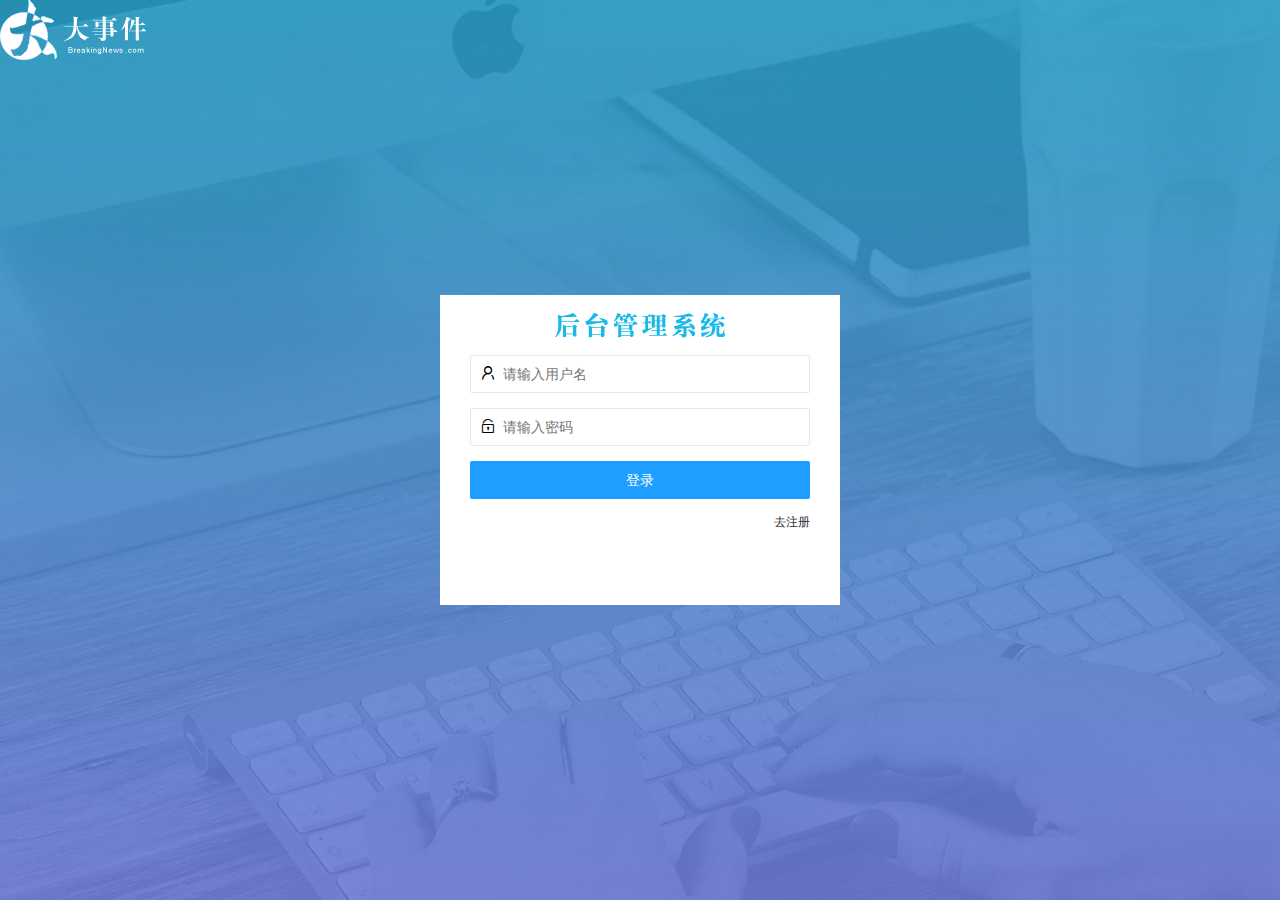
<file: login.html>
<!DOCTYPE html>
<html lang="en">
<head>
    <meta charset="UTF-8">
    <meta http-equiv="X-UA-Compatible" content="IE=edge">
    <meta name="viewport" content="width=device-width, initial-scale=1.0">
    <title>大事件-登录/注册</title>
    <!-- 导入 layui 的样式 -->
    <link rel="stylesheet" href="./assets/lib/layui/css/layui.css">
    <!-- 导入自定义样式表 -->
    <link rel="stylesheet" href="./assets/css/login.css">
</head>
<body>
    <!-- 头部的 logo 区域 -->
    <div class="laiui-main">
        <!-- laiui-main 为 laiui 用于设置一个宽度为 1140px 的水平居中块（无响应式）的类名【Layui 镜像站https://layuion.com/ => 文档 => 页面元素 => CSS内置公共基础类】 -->
        <img src="./assets/images/logo.png" alt="">
    </div>

    <!-- 登录注册区域 -->
    <div class="loginAndRegBox">
        <!-- 标题 -->
        <div class="title-box"></div>
        <!-- 登录的div -->
        <div class="login-box">
            <!-- 登录的表单 -->
            <!-- Layui镜像站 => 文档 => 页面元素 => 表单 => 只复制第一行输入框HTML结构 => 按需修改 -->
            <form class="layui-form" id="form_login">
                <!-- 用户名 -->
                <div class="layui-form-item">
                    <!-- Layui镜像站 => 文档 => 页面元素 => 图标 => 复制 <i class="layui-icon layui-icon-face-smile"></i> => 按需修改 -->
                    <i class="layui-icon layui-icon-username"></i>
                    <!-- 修改默认的 type 和 name 属性值 -->
                    <input type="text" name="username" required  lay-verify="required" placeholder="请输入用户名" autocomplete="off" class="layui-input">
                </div>
                
                <!-- 密码 -->
                <div class="layui-form-item">
                    <!-- Layui镜像站 => 文档 => 页面元素 => 图标 => 复制 <i class="layui-icon layui-icon-face-smile"></i> => 按需修改 -->
                    <i class="layui-icon layui-icon-password"></i>
                    <!-- 修改默认的 type 和 name 属性值 -->
                    <input type="password" name="password" required  lay-verify="required|pwd" placeholder="请输入密码" autocomplete="off" class="layui-input">
                    <!-- 表单验证：Layui镜像站 => 文档 => 内置模块 => 表单 => 目录 => 验证 => 表单的验证只需要在表单元素上加上 lay-verify="" 属性值即可【要想属性 lay-verify="" 生效，必须在网页中导入layui的js文件】 => 预设元素属性 => 查看属性 lay-verify 对应的属性值 => 其中属性值 required 表示 必填项，即不能为空。但是内置的校验规则中没有用户名和密码，所以选择自定义值，点击详见表单验证 => 自定义验证规则... => 见login.js文件 => 自定义验证规则后，把 key 赋值给输入框的 lay-verify 属性即可。lay-verify 属性如果有多个属性值(多条规则的验证)时，多个属性值(多条规则的验证)之间用|分隔 -->
                </div>

                <!-- 登录 按钮 -->
                <!-- Layui镜像站 => 文档 => 页面元素 => 表单 => 复制 立即提交 按钮对应的HTML结构 => 复制页面元素的按钮的流体按钮（最大化适应）对应的HTML结构中的类名 layui-btn-fluid 【这是一个普通的按钮，没有提交功能，取类名 layui-btn-fluid 的通栏效果】 => 复制页面元素的按钮的主题的百搭的类名
                    layui-btn-normal 将按钮背景颜色改为蓝色 -->
                <!-- 注意：表单提交按钮与普通按钮的区别，就是 lay-submit 属性 -->
                <div class="layui-form-item">
                    <button class="layui-btn layui-btn-fluid layui-btn-normal" lay-submit>登录</button>
                </div>

                <!-- 去注册 链接 -->
                <div class="layui-form-item links">
                    <!-- 阻止 a 标签跳转的方法之一：href 属性值为 JavaScript:; -->
                    <a href="javascript:;" id="link_reg">去注册</a>
                </div>
            </form>
        </div>
        <!-- 注册的div -->
        <div class="reg-box">
            <!-- 注册的表单(复制登录的表单进行修改) -->
            <form class="layui-form" id="form_reg">
                <!-- 用户名 -->
                <div class="layui-form-item">
                    <!-- Layui镜像站 => 文档 => 页面元素 => 图标 => 复制 <i class="layui-icon layui-icon-face-smile"></i> => 按需修改 -->
                    <i class="layui-icon layui-icon-username"></i>
                    <!-- 修改默认的 type 和 name 属性值 -->
                    <input type="text" name="username" required  lay-verify="required" placeholder="请输入用户名" autocomplete="off" class="layui-input">
                </div>

                <!-- 密码 -->
                <div class="layui-form-item">
                    <!-- Layui镜像站 => 文档 => 页面元素 => 图标 => 复制 <i class="layui-icon layui-icon-face-smile"></i> => 按需修改 -->
                    <i class="layui-icon layui-icon-password"></i>
                    <!-- 修改默认的 type 和 name 属性值 -->
                    <input type="password" name="password" required  lay-verify="required|pwd" placeholder="请输入密码" autocomplete="off" class="layui-input">
                </div>

                <!-- 密码确认框 -->
                <div class="layui-form-item">
                    <!-- Layui镜像站 => 文档 => 页面元素 => 图标 => 复制 <i class="layui-icon layui-icon-face-smile"></i> => 按需修改 -->
                    <i class="layui-icon layui-icon-password"></i>
                    <!-- 修改默认的 type 和 name 属性值 -->
                    <input type="password" name="repassword" required  lay-verify="required|pwd|repwd" placeholder="再次输入密码" autocomplete="off" class="layui-input">
                </div>

                <!-- 注册 按钮 -->
                <!-- Layui镜像站 => 文档 => 页面元素 => 表单 => 复制 立即提交 按钮对应的HTML结构 => 复制页面元素的按钮的流体按钮（最大化适应）对应的HTML结构中的类名 layui-btn-fluid 【这是一个普通的按钮，没有提交功能，取类名 layui-btn-fluid 的通栏效果】 => 复制页面元素的按钮的主题的百搭的类名
                    layui-btn-normal 将按钮背景颜色改为蓝色 -->
                <!-- 注意：表单提交按钮与普通按钮的区别，就是 lay-submit 属性 -->
                <div class="layui-form-item">
                    <button class="layui-btn layui-btn-fluid layui-btn-normal" lay-submit>注册</button>
                </div>

                <!-- 去登录 链接 -->
                <div class="layui-form-item links">
                    <!-- 阻止 a 标签跳转的方法之一：href 属性值为 JavaScript:; -->
                    <a href="javascript:;" id="link_login">去登录</a>
                </div>
            </form>
        </div>
    </div>


    <!-- 导入 layui 的 js 文件 -->
    <script src="./assets/lib/layui/layui.all.js"></script>
    <!-- 导入 jQuery -->
    <script src="./assets/lib/jquery.js"></script>
    <!-- 导入自己封装的 baseAPI.js 文件 -->
    <script src="./assets/js/baseAPI.js"></script>
    <!-- 导入自定义的js文件 -->
    <script src="./assets/js/login.js"></script>
</body>
</html>
</file>
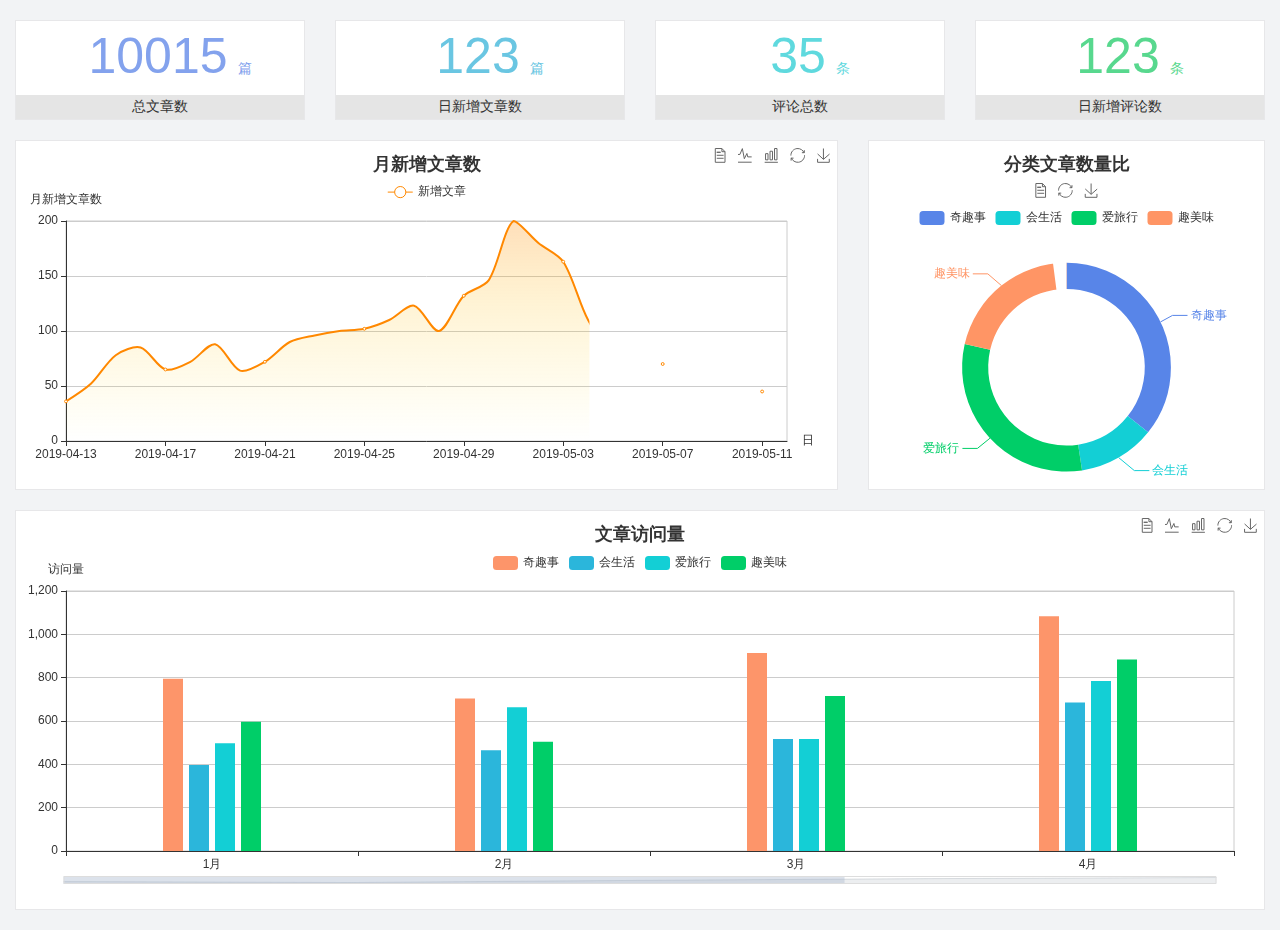
<file: home/dashboard.html>
<!DOCTYPE html>
<html lang="en">

<head>
  <meta charset="UTF-8">
  <meta name="viewport" content="width=device-width, initial-scale=1.0">
  <meta http-equiv="X-UA-Compatible" content="ie=edge">
  <title>图表统计</title>
  <link rel="stylesheet" href="../../assets/lib/bootstrap.css" />
  <link rel="stylesheet" href="../../assets/lib/main.css" />
  <script src="../../assets/lib/jquery.js"></script>
  <script type="text/javascript" src="../../assets/lib/echarts.min.js"></script>
</head>

<body>
  <div class="container-fluid">
    <div class="row spannel_list">
      <div class="col-sm-3 col-xs-6">
        <div class="spannel">
          <em>10015</em><span>篇</span>
          <b>总文章数</b>
        </div>
      </div>
      <div class="col-sm-3 col-xs-6">
        <div class="spannel scolor01">
          <em>123</em><span>篇</span>
          <b>日新增文章数</b>
        </div>
      </div>
      <div class="col-sm-3 col-xs-6">
        <div class="spannel scolor02">
          <em>35</em><span>条</span>
          <b>评论总数</b>
        </div>
      </div>
      <div class="col-sm-3 col-xs-6">
        <div class="spannel scolor03">
          <em>123</em><span>条</span>
          <b>日新增评论数</b>
        </div>
      </div>
    </div>
  </div>

  <div class="container-fluid">
    <div class="row curve-pie">
      <div class="col-lg-8 col-md-8">
        <div class="gragh_pannel" id="curve_show"></div>
      </div>
      <div class="col-lg-4 col-md-4">
        <div class="gragh_pannel" id="pie_show"></div>
      </div>
    </div>
  </div>

  <div class="container-fluid">
    <div class="column_pannel" id="column_show"></div>
  </div>

  <script>
    var oChart = echarts.init(document.getElementById('curve_show'));
    var aList_all = [
      { 'count': 36, 'date': '2019-04-13' },
      { 'count': 52, 'date': '2019-04-14' },
      { 'count': 78, 'date': '2019-04-15' },
      { 'count': 85, 'date': '2019-04-16' },
      { 'count': 65, 'date': '2019-04-17' },
      { 'count': 72, 'date': '2019-04-18' },
      { 'count': 88, 'date': '2019-04-19' },
      { 'count': 64, 'date': '2019-04-20' },
      { 'count': 72, 'date': '2019-04-21' },
      { 'count': 90, 'date': '2019-04-22' },
      { 'count': 96, 'date': '2019-04-23' },
      { 'count': 100, 'date': '2019-04-24' },
      { 'count': 102, 'date': '2019-04-25' },
      { 'count': 110, 'date': '2019-04-26' },
      { 'count': 123, 'date': '2019-04-27' },
      { 'count': 100, 'date': '2019-04-28' },
      { 'count': 132, 'date': '2019-04-29' },
      { 'count': 146, 'date': '2019-04-30' },
      { 'count': 200, 'date': '2019-05-01' },
      { 'count': 180, 'date': '2019-05-02' },
      { 'count': 163, 'date': '2019-05-03' },
      { 'count': 110, 'date': '2019-05-04' },
      { 'count': 80, 'date': '2019-05-05' },
      { 'count': 82, 'date': '2019-05-06' },
      { 'count': 70, 'date': '2019-05-07' },
      { 'count': 65, 'date': '2019-05-08' },
      { 'count': 54, 'date': '2019-05-09' },
      { 'count': 40, 'date': '2019-05-10' },
      { 'count': 45, 'date': '2019-05-11' },
      { 'count': 38, 'date': '2019-05-12' },
    ];

    let aCount = [];
    let aDate = [];

    for (var i = 0; i < aList_all.length; i++) {
      aCount.push(aList_all[i].count);
      aDate.push(aList_all[i].date);
    }

    var chartopt = {
      title: {
        text: '月新增文章数',
        left: 'center',
        top: '10'
      },
      tooltip: {
        trigger: 'axis'
      },
      legend: {
        data: ['新增文章'],
        top: '40'
      },
      toolbox: {
        show: true,
        feature: {
          mark: { show: true },
          dataView: { show: true, readOnly: false },
          magicType: { show: true, type: ['line', 'bar'] },
          restore: { show: true },
          saveAsImage: { show: true }
        }
      },
      calculable: true,
      xAxis: [
        {
          name: '日',
          type: 'category',
          boundaryGap: false,
          data: aDate
        }
      ],
      yAxis: [
        {
          name: '月新增文章数',
          type: 'value'
        }
      ],
      series: [
        {
          name: '新增文章',
          type: 'line',
          smooth: true,
          itemStyle: { normal: { areaStyle: { type: 'default' }, color: '#f80' }, lineStyle: { color: '#f80' } },
          data: aCount
        }],
      areaStyle: {
        normal: {
          color: new echarts.graphic.LinearGradient(0, 0, 0, 1, [{
            offset: 0,
            color: 'rgba(255,136,0,0.39)'
          }, {
            offset: .34,
            color: 'rgba(255,180,0,0.25)'
          }, {
            offset: 1,
            color: 'rgba(255,222,0,0.00)'
          }])

        }
      },
      grid: {
        show: true,
        x: 50,
        x2: 50,
        y: 80,
        height: 220
      }
    };

    oChart.setOption(chartopt);


    var oPie = echarts.init(document.getElementById('pie_show'));
    var oPieopt =
    {
      title: {
        top: 10,
        text: '分类文章数量比',
        x: 'center'
      },
      tooltip: {
        trigger: 'item',
        formatter: "{a} <br/>{b} : {c} ({d}%)"
      },
      color: ['#5885e8', '#13cfd5', '#00ce68', '#ff9565'],
      legend: {
        x: 'center',
        top: 65,
        data: ['奇趣事', '会生活', '爱旅行', '趣美味']
      },
      toolbox: {
        show: true,
        x: 'center',
        top: 35,
        feature: {
          mark: { show: true },
          dataView: { show: true, readOnly: false },
          magicType: {
            show: true,
            type: ['pie', 'funnel'],
            option: {
              funnel: {
                x: '25%',
                width: '50%',
                funnelAlign: 'left',
                max: 1548
              }
            }
          },
          restore: { show: true },
          saveAsImage: { show: true }
        }
      },
      calculable: true,
      series: [
        {
          name: '访问来源',
          type: 'pie',
          radius: ['45%', '60%'],
          center: ['50%', '65%'],
          data: [
            { value: 300, name: '奇趣事' },
            { value: 100, name: '会生活' },
            { value: 260, name: '爱旅行' },
            { value: 180, name: '趣美味' }
          ]
        }
      ]
    };
    oPie.setOption(oPieopt);



    var oColumn = this.echarts.init(document.getElementById('column_show'));
    var oColumnopt =
    {
      title: {
        text: '文章访问量',
        left: 'center',
        top: '10'
      },
      tooltip: {
        trigger: 'axis'
      },
      legend: {
        data: ['奇趣事', '会生活', '爱旅行', '趣美味'],
        top: '40'
      },
      toolbox: {
        show: true,
        feature: {
          mark: { show: true },
          dataView: { show: true, readOnly: false },
          magicType: { show: true, type: ['line', 'bar'] },
          restore: { show: true },
          saveAsImage: { show: true }
        }
      },
      calculable: true,
      xAxis: [
        {
          type: 'category',
          data: ['1月', '2月', '3月', '4月', '5月']
        }
      ],
      yAxis: [
        {
          name: '访问量',
          type: 'value'
        }
      ],
      series: [
        {
          name: '奇趣事',
          type: 'bar',
          barWidth: 20,
          itemStyle: {
            normal: { areaStyle: { type: 'default' }, color: '#fd956a' }
          },
          data: [800, 708, 920, 1090, 1200]
        },
        {
          name: '会生活',
          type: 'bar',
          barWidth: 20,
          itemStyle: {
            normal: { areaStyle: { type: 'default' }, color: '#2bb6db' }
          },
          data: [400, 468, 520, 690, 800]
        },
        {
          name: '爱旅行',
          type: 'bar',
          barWidth: 20,
          itemStyle: {
            normal: { areaStyle: { type: 'default' }, color: '#13cfd5' }
          },
          data: [500, 668, 520, 790, 900]
        },
        {
          name: '趣美味',
          type: 'bar',
          barWidth: 20,
          itemStyle: {
            normal: { areaStyle: { type: 'default' }, color: '#00ce68' }
          },
          data: [600, 508, 720, 890, 1000]
        }
      ],
      grid: {
        show: true,
        x: 50,
        x2: 30,
        y: 80,
        height: 260
      },
      dataZoom: [//给x轴设置滚动条
        {
          start: 0,//默认为0
          end: 100 - 1000 / 31,//默认为100
          type: 'slider',
          show: true,
          xAxisIndex: [0],
          handleSize: 0,//滑动条的 左右2个滑动条的大小
          height: 8,//组件高度
          left: 45, //左边的距离
          right: 50,//右边的距离
          bottom: 26,//右边的距离
          handleColor: '#ddd',//h滑动图标的颜色
          handleStyle: {
            borderColor: "#cacaca",
            borderWidth: "1",
            shadowBlur: 2,
            background: "#ddd",
            shadowColor: "#ddd",
          }
        }]
    };
    oColumn.setOption(oColumnopt);
  </script>
</body>

</html>
</file>
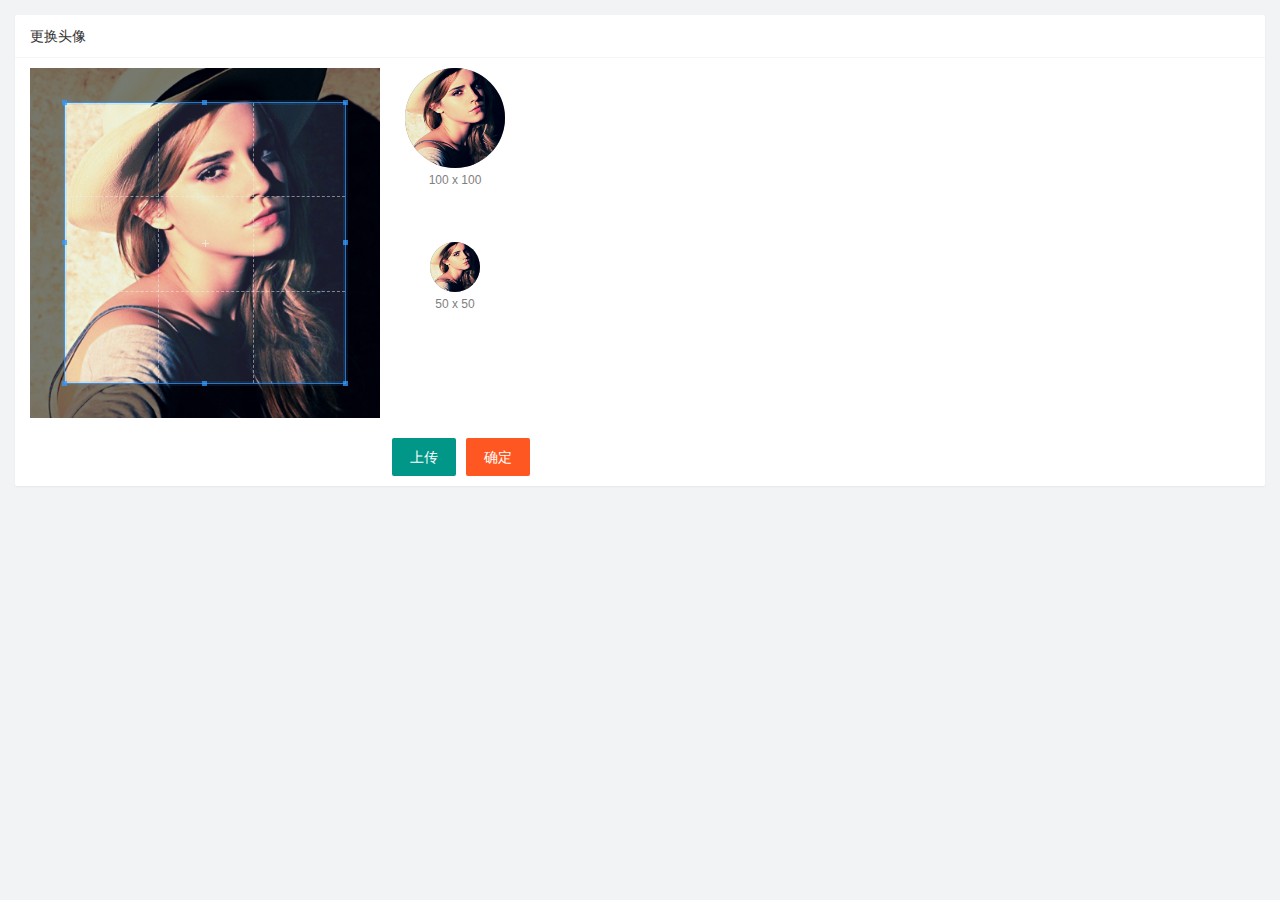
<file: user/user_avatar.html>
<!DOCTYPE html>
<html lang="en">
<head>
    <meta charset="UTF-8">
    <meta http-equiv="X-UA-Compatible" content="IE=edge">
    <meta name="viewport" content="width=device-width, initial-scale=1.0">
    <title>Document</title>
    <!-- 导入 layui 的样式 -->
    <link rel="stylesheet" href="/assets/lib/layui/css/layui.css">
    <!-- 导入 cropper 的样式 -->
    <link rel="stylesheet" href="/assets/lib/cropper/cropper.css">
    <!-- 导入自己的样式 -->
    <link rel="stylesheet" href="../assets/css/user/user_avatar.css">
</head>
<body>
    <!-- 卡片面板(如果网页采用的是默认的白色背景，不建议使用卡片面板)：【Layui镜像站 => 文档 => 页面元素 => 面板 => 右侧浮动目录 => 卡片面板 => 复制HTML结构，按需修改】 -->
    <div class="layui-card">
        <div class="layui-card-header">更换头像</div>
        <div class="layui-card-body">
            <!-- ------- -->
            <!-- cropper图像裁剪插件的基本用法 以下代码 详见 cropper基本用法.md文件 -->
            <!-- 第一行的图片裁剪和预览区域 -->
            <div class="row1">
                <!-- 图片裁剪区域 -->
                <div class="cropper-box">
                    <!-- 这个 img 标签很重要，将来会把它初始化为裁剪区域 -->
                    <img id="image" src="/assets/images/sample.jpg" />
                </div>
                <!-- 图片的预览区域 -->
                <div class="preview-box">
                    <div>
                        <!-- 宽高为 100px 的预览区域 -->
                        <div class="img-preview w100"></div>
                        <p class="size">100 x 100</p>
                    </div>
                    <div>
                        <!-- 宽高为 50px 的预览区域 -->
                        <div class="img-preview w50"></div>
                        <p class="size">50 x 50</p>
                    </div>
                </div>
            </div>

            <!-- 第二行的按钮区域 -->
            <div class="row2">
                <!-- 文件选择框，默认隐藏，点击 上传 按钮时，让程序模拟用户的点击事件，点击文件选择框 -->
                <!-- accept 属性只能与 <input type="file"> 配合使用。它规定能够通过文件上传进行提交的文件类型 -->
                <!-- 如果不限制图像的格式，可以写为：accept="image/*" -->
                <!-- png 和 jpeg 格式的图像，accept="image/png,image/jpeg" -->
                <input type="file" id="file" accept="image/png,image/jpeg">

                <button type="button" class="layui-btn" id="btnChooseImage">上传</button>
                <button type="button" class="layui-btn layui-btn-danger" id="btnUpload">确定</button>
            </div>
            <!-- ------- -->
        </div>
    </div>


    <!-- 导入 layui 的js文件 -->
    <script src="/assets/lib/layui/layui.all.js"></script>
    <!-- 导入 jQuery -->
    <script src="/assets/lib/jquery.js"></script>
    <!-- 导入 cropper 的js脚本/文件(因为cropper是基于jQuery的图像裁剪插件，所以在jquery.js后面导入) -->
    <script src="/assets/lib/cropper/Cropper.js"></script>
    <script src="/assets/lib/cropper/jquery-cropper.js"></script>
    <!-- 导入 baseAPI.js -->
    <script src="/assets/js/baseAPI.js"></script>
    <!-- 导入自己的 js -->
    <script src="/assets/js/user/user_avatar.js"></script>
</body>
</html>
</file>
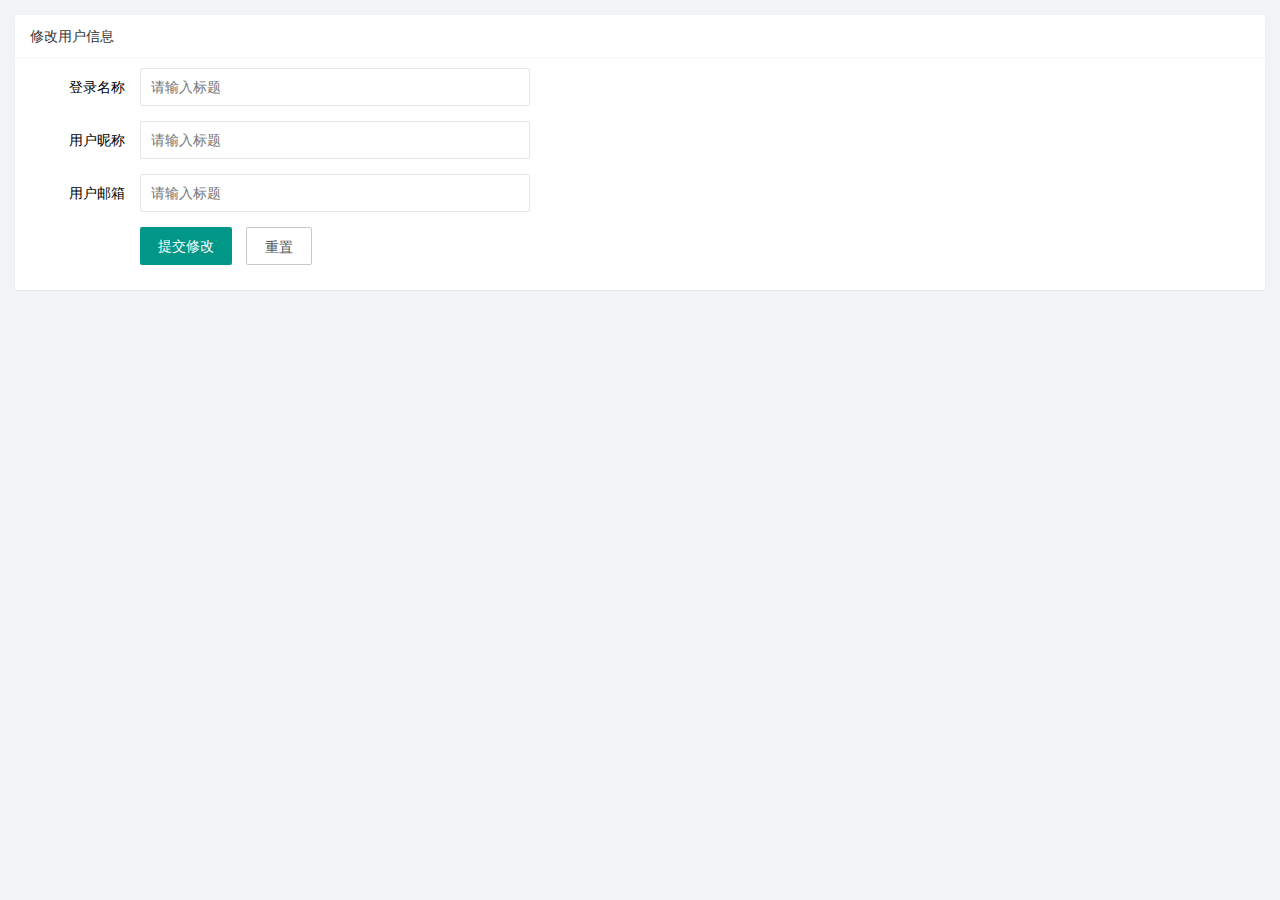
<file: user/user_info.html>
<!DOCTYPE html>
<html lang="en">
<head>
    <meta charset="UTF-8">
    <meta http-equiv="X-UA-Compatible" content="IE=edge">
    <meta name="viewport" content="width=device-width, initial-scale=1.0">
    <title>Document</title>
    <!-- 导入 layui 的样式 -->
    <!-- <link rel="stylesheet" href="../assets/lib/layui/css/layui.css"> -->
    <link rel="stylesheet" href="/assets/lib/layui/css/layui.css">
    <!-- 导入自己的样式 -->
    <link rel="stylesheet" href="../assets/css/user/user_info.css">
</head>
<body>
    <!-- 卡片面板(如果网页采用的是默认的白色背景，不建议使用卡片面板)：【Layui镜像站 => 文档 => 页面元素 => 面板 => 右侧浮动目录 => 卡片面板 => 复制HTML结构，按需修改】 -->
    <div class="layui-card">
        <div class="layui-card-header">修改用户信息</div>
        <div class="layui-card-body">
            <!-- form 表单：【Layui镜像站 => 文档 => 页面元素 => 表单 => 右侧浮动目录 => 小赌为快 => 复制第一个文本框的HTML结构，按需修改】 -->
            <!-- 表单赋值：【语法：form.val('filter', object) 其中 filter 即 class="layui-form" 所在元素属性 lay-filter="" 对应的值。filter 可自定义，这里定义为 formUserInfo 详见 user_info.js 文件】 -->
            <form class="layui-form" lay-filter="formUserInfo">
                <!-- 隐藏域：更新用户的基本信息后，点击 提交修改 按钮，同时调用 API 接口，请求体中需配置 id、nickname、email 3个参数【详见md接口文档】，页面表单中有 nickname、email 2个参数，但是 id 在页面表单中没有，点击 提交修改 按钮无法获取到 id 。可以在表单中添加一个隐藏域，隐藏域在页面中对于用户是不可见的。调用 form.val() 快速为表单数据项赋值时，除了会给登录名称、用户昵称、用户邮箱赋值，还会给 name="id" 的隐藏域赋值，因为隐藏域也有一个 value 属性 -->
                <input type="hidden" name="id" value="">

                <div class="layui-form-item">
                    <label class="layui-form-label">登录名称</label>
                    <div class="layui-input-block">
                        <!-- 修改 input 标签的 name 属性值为 username -->
                        <input type="text" name="username" required  lay-verify="required" placeholder="请输入标题" autocomplete="off" class="layui-input" readonly>
                        <!-- readonly 属性规定输入字段为只读。 -->
                    </div>
                </div>
                <div class="layui-form-item">
                    <label class="layui-form-label">用户昵称</label>
                    <div class="layui-input-block">
                        <!-- 修改 input 标签的 name 属性值为 nickname -->
                        <input type="text" name="nickname" required  lay-verify="required|nickname" placeholder="请输入标题" autocomplete="off" class="layui-input">
                        <!-- 表单验证：Layui镜像站 => 文档 => 内置模块 => 表单 => 右侧浮动目录 => 验证 => 表单的验证只需要在表单元素上加上 lay-verify="" 属性值即可【要想属性 lay-verify="" 生效，必须在网页中导入layui的js文件】 => 预设元素属性 => 查看属性 lay-verify 对应的属性值 => 其中属性值 required 表示 必填项，即不能为空。但是内置的校验规则中没有用户昵称，所以选择自定义值，点击详见表单验证 => 自定义验证规则... => 见user_info.js文件 => 自定义验证规则后，把 key (这里指的是user_info.js文件中自定义的 nickname 校验规则)赋值给输入框的 lay-verify 属性即可。lay-verify 属性如果有多个属性值(多条规则的验证)时，多个属性值(多条规则的验证)之间用|分隔 -->
                    </div>
                </div>
                <div class="layui-form-item">
                    <label class="layui-form-label">用户邮箱</label>
                    <div class="layui-input-block">
                        <!-- 修改 input 标签的 name 属性值为 email -->
                        <input type="text" name="email" required  lay-verify="required|email" placeholder="请输入标题" autocomplete="off" class="layui-input">
                        <!-- layui 中已经内置了邮箱的校验规则，直接在 lay-verify 属性值中加上 email 即可，多个属性值(多条规则的验证)之间用|分隔 -->
                    </div>
                </div>
                <!-- 提交修改 和 重置 按钮：【Layui镜像站 => 文档 => 页面元素 => 表单 => 右侧浮动目录 => 小赌为快 => 复制 立即提交 和 重置 按钮的HTML结构，按需修改】 -->
                <div class="layui-form-item">
                    <div class="layui-input-block">
                        <button class="layui-btn" lay-submit lay-filter="formDemo">提交修改</button>
                        <button type="reset" class="layui-btn layui-btn-primary" id="btnReset">重置</button>
                    </div>
                </div>
            </form>
        </div>
    </div>

    <!-- 导入 layui 的js文件 -->
    <script src="/assets/lib/layui/layui.all.js"></script>
    <!-- 导入 jQuery -->
    <script src="/assets/lib/jquery.js"></script>
    <!-- 导入 baseAPI.js -->
    <script src="/assets/js/baseAPI.js"></script>
    <!-- 导入自己的 js -->
    <script src="/assets/js/user/user_info.js"></script>
</body>
</html>
</file>
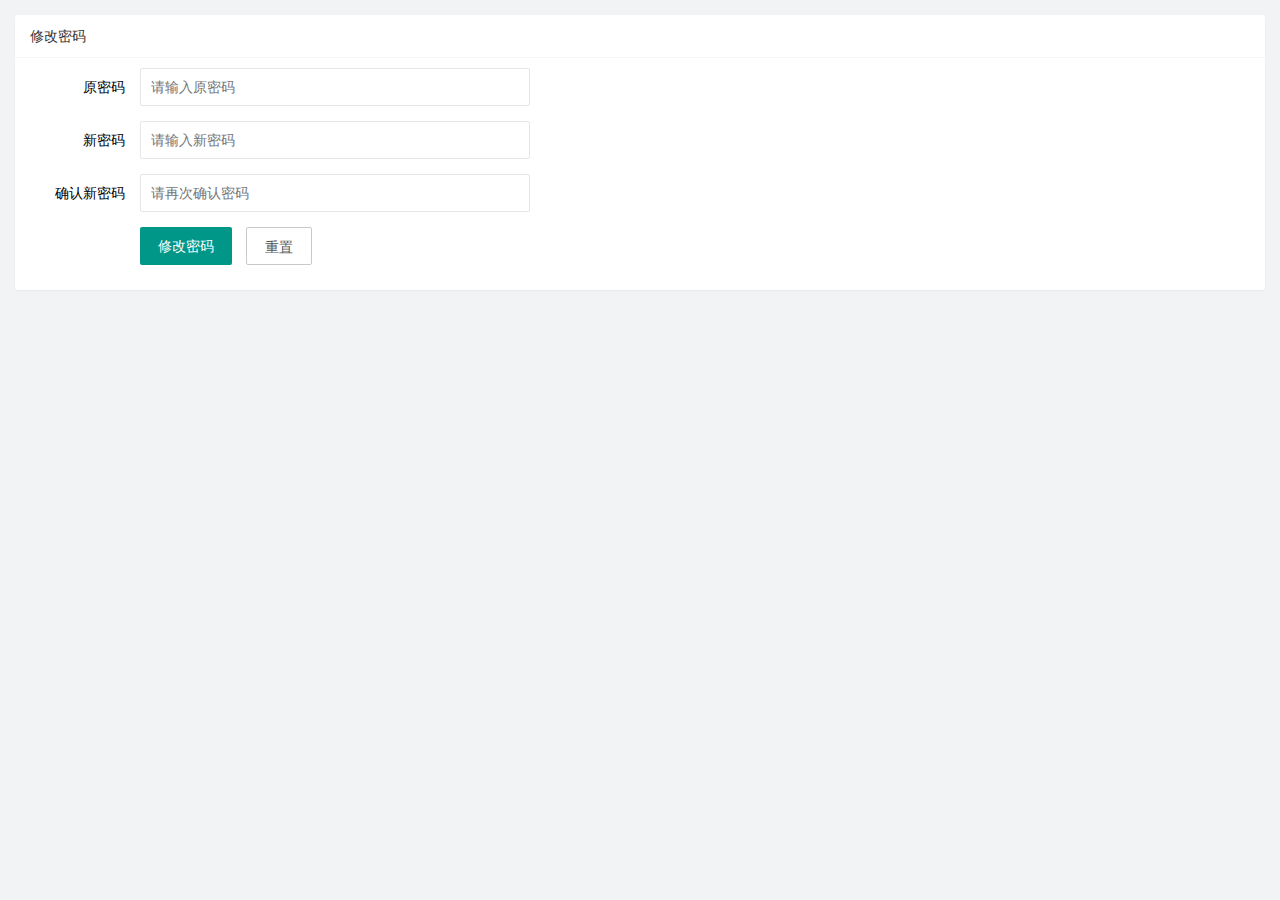
<file: user/user_pwd.html>
<!DOCTYPE html>
<html lang="en">
<head>
    <meta charset="UTF-8">
    <meta http-equiv="X-UA-Compatible" content="IE=edge">
    <meta name="viewport" content="width=device-width, initial-scale=1.0">
    <title>Document</title>
    <!-- 导入 layui 的样式 -->
    <link rel="stylesheet" href="/assets/lib/layui/css/layui.css">
    <!-- 导入自己的样式表 -->
    <link rel="stylesheet" href="/assets/css/user/user_pwd.css">
</head>
<body>
    <!-- 卡片面板(如果网页采用的是默认的白色背景，不建议使用卡片面板)：【Layui镜像站 => 文档 => 页面元素 => 面板 => 右侧浮动目录 => 卡片面板 => 复制HTML结构，按需修改】 -->
    <div class="layui-card">
        <div class="layui-card-header">修改密码</div>
        <div class="layui-card-body">
          <!-- form 表单：【Layui镜像站 => 文档 => 页面元素 => 表单 => 右侧浮动目录 => 小赌为快 => 复制第一个文本框的HTML结构，按需修改】 -->
          <form class="layui-form">
            <div class="layui-form-item">
                <label class="layui-form-label">原密码</label>
                <div class="layui-input-block">
                    <!-- 修改 input 标签的 type 属性值为 password；修改 input 标签的 name 属性值为 oldPwd；修改 input 标签的 placeholder 属性值为 请输入原密码 -->
                    <input type="password" name="oldPwd" required  lay-verify="required|pwd" placeholder="请输入原密码" autocomplete="off" class="layui-input">
                    <!-- 表单验证：Layui镜像站 => 文档 => 内置模块 => 表单 => 右侧浮动目录 => 验证 => 表单的验证只需要在表单元素上加上 lay-verify="" 属性值即可【要想属性 lay-verify="" 生效，必须在网页中导入layui的js文件】 => 预设元素属性 => 查看属性 lay-verify 对应的属性值 => 其中属性值 required 表示 必填项，即不能为空。但是内置的校验规则中没有密码，所以选择自定义值，点击详见表单验证 => 自定义验证规则... => 见user_pwd.js文件 => 自定义验证规则后，把 key (这里指的是user_pwd.js文件中自定义的 pwd 校验规则)赋值给原密码框的 lay-verify 属性即可。lay-verify 属性如果有多个属性值(多条规则的验证)时，多个属性值(多条规则的验证)之间用|分隔 -->
                </div>
            </div>
            <div class="layui-form-item">
                <label class="layui-form-label">新密码</label>
                <div class="layui-input-block">
                    <!-- 修改 input 标签的 type 属性值为 password；修改 input 标签的 name 属性值为 newPwd；修改 input 标签的 placeholder 属性值为 请输入新密码 -->
                    <input type="password" name="newPwd" required  lay-verify="required|pwd|samePwd" placeholder="请输入新密码" autocomplete="off" class="layui-input">
                    <!-- 表单验证：Layui镜像站 => 文档 => 内置模块 => 表单 => 右侧浮动目录 => 验证 => 表单的验证只需要在表单元素上加上 lay-verify="" 属性值即可【要想属性 lay-verify="" 生效，必须在网页中导入layui的js文件】 => 预设元素属性 => 查看属性 lay-verify 对应的属性值 => 其中属性值 required 表示 必填项，即不能为空。但是内置的校验规则中没有密码，所以选择自定义值，点击详见表单验证 => 自定义验证规则... => 见user_pwd.js文件 => 自定义验证规则后，把 key (这里指的是user_pwd.js文件中自定义的 pwd 和 samePwd 校验规则)赋值给新密码框的 lay-verify 属性即可。lay-verify 属性如果有多个属性值(多条规则的验证)时，多个属性值(多条规则的验证)之间用|分隔 -->
                </div>
            </div>
            <div class="layui-form-item">
                <label class="layui-form-label">确认新密码</label>
                <div class="layui-input-block">
                    <!-- 修改 input 标签的 type 属性值为 password；修改 input 标签的 name 属性值为 rePwd；修改 input 标签的 placeholder 属性值为 请再次确认密码 -->
                    <input type="password" name="rePwd" required  lay-verify="required|pwd|rePwd" placeholder="请再次确认密码" autocomplete="off" class="layui-input">
                    <!-- 表单验证：Layui镜像站 => 文档 => 内置模块 => 表单 => 右侧浮动目录 => 验证 => 表单的验证只需要在表单元素上加上 lay-verify="" 属性值即可【要想属性 lay-verify="" 生效，必须在网页中导入layui的js文件】 => 预设元素属性 => 查看属性 lay-verify 对应的属性值 => 其中属性值 required 表示 必填项，即不能为空。但是内置的校验规则中没有密码，所以选择自定义值，点击详见表单验证 => 自定义验证规则... => 见user_pwd.js文件 => 自定义验证规则后，把 key (这里指的是user_pwd.js文件中自定义的 pwd 和 rePwd 校验规则)赋值给确认新密码框的 lay-verify 属性即可。lay-verify 属性如果有多个属性值(多条规则的验证)时，多个属性值(多条规则的验证)之间用|分隔 -->
                </div>
            </div>
            <!-- 修改密码 和 重置 按钮：【Layui镜像站 => 文档 => 页面元素 => 表单 => 右侧浮动目录 => 小赌为快 => 复制 立即提交 和 重置 按钮的HTML结构，按需修改】 -->
            <div class="layui-form-item">
                <div class="layui-input-block">
                    <button class="layui-btn" lay-submit lay-filter="formDemo">修改密码</button>
                    <button type="reset" class="layui-btn layui-btn-primary" id="btnReset">重置</button>
                </div>
            </div>
        </form>
        </div>
    </div>

    <!-- 导入 layui 的js文件 -->
    <script src="/assets/lib/layui/layui.all.js"></script>
    <!-- 导入 jQuery -->
    <script src="/assets/lib/jquery.js"></script>
    <!-- 导入 baseAPI.js -->
    <script src="/assets/js/baseAPI.js"></script>
    <!-- 导入自己的 js -->
    <script src="/assets/js/user/user_pwd.js"></script>
</body>
</html>
</file>
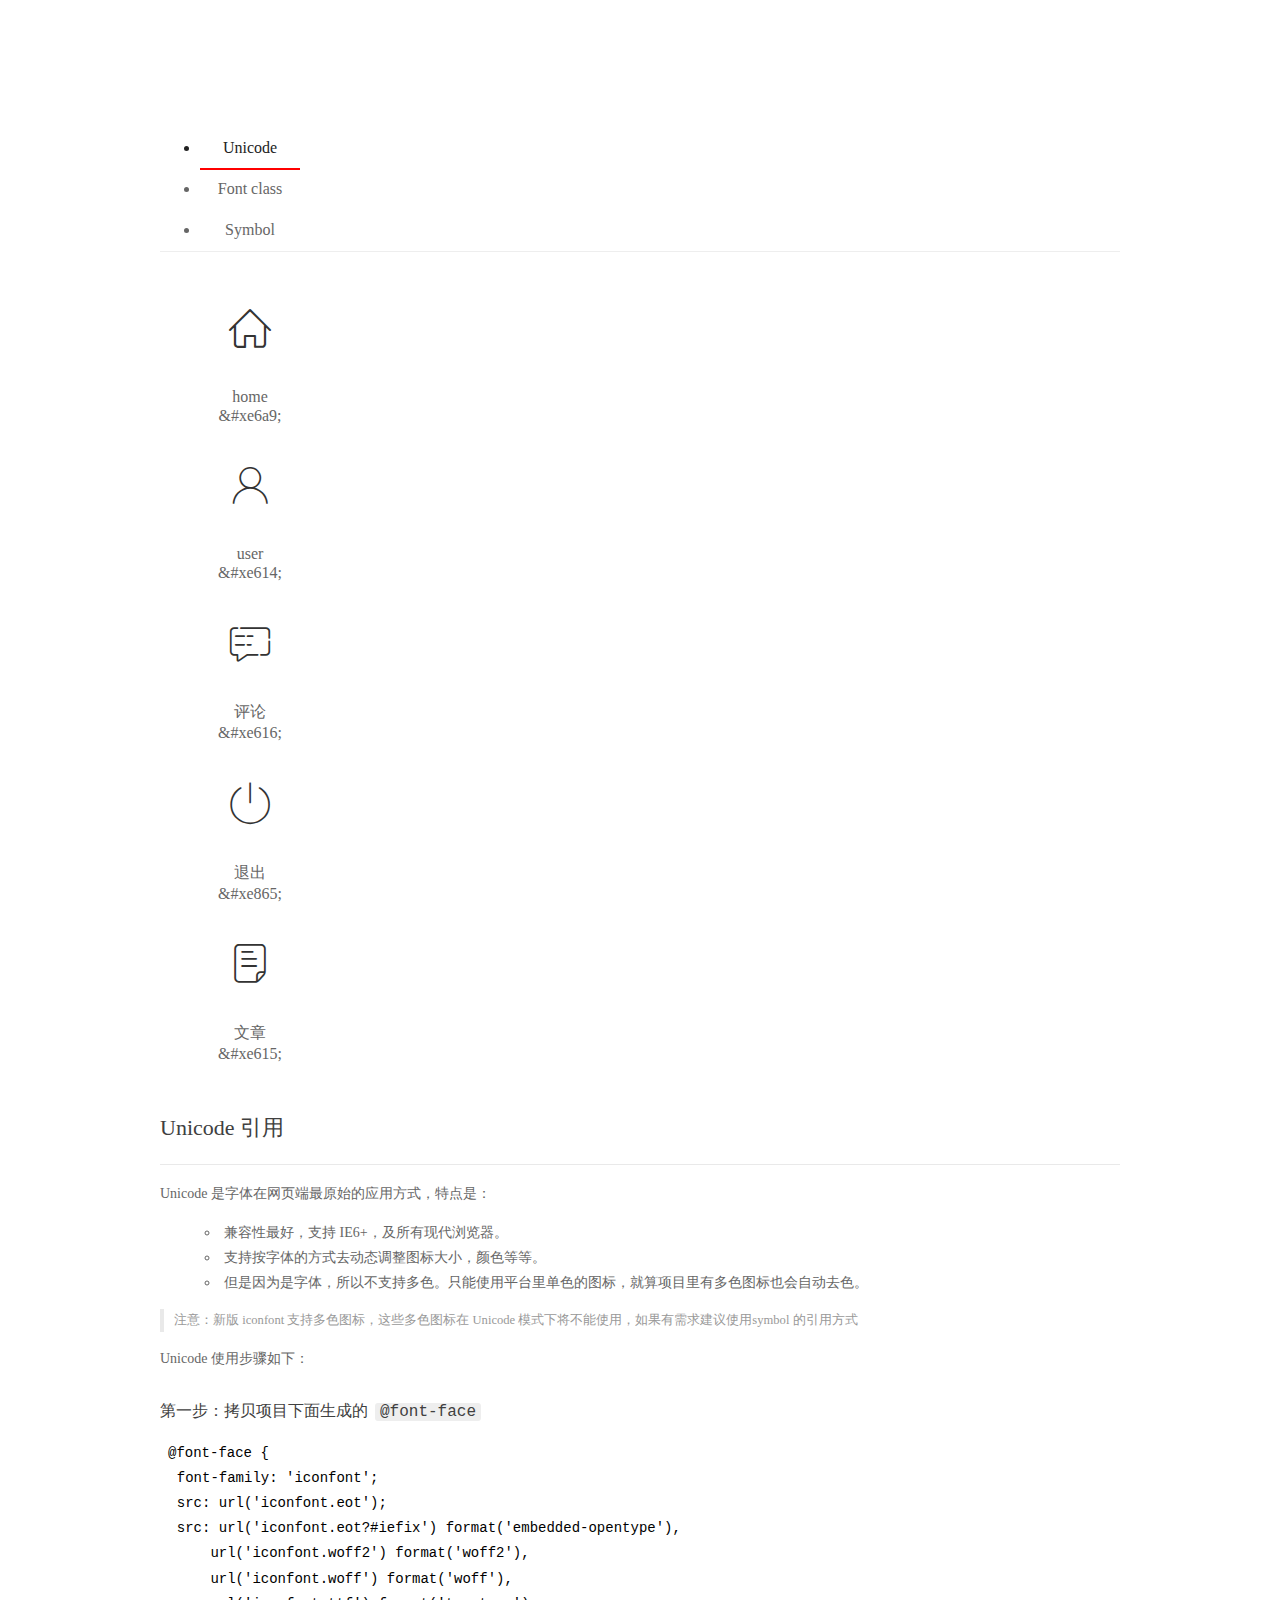
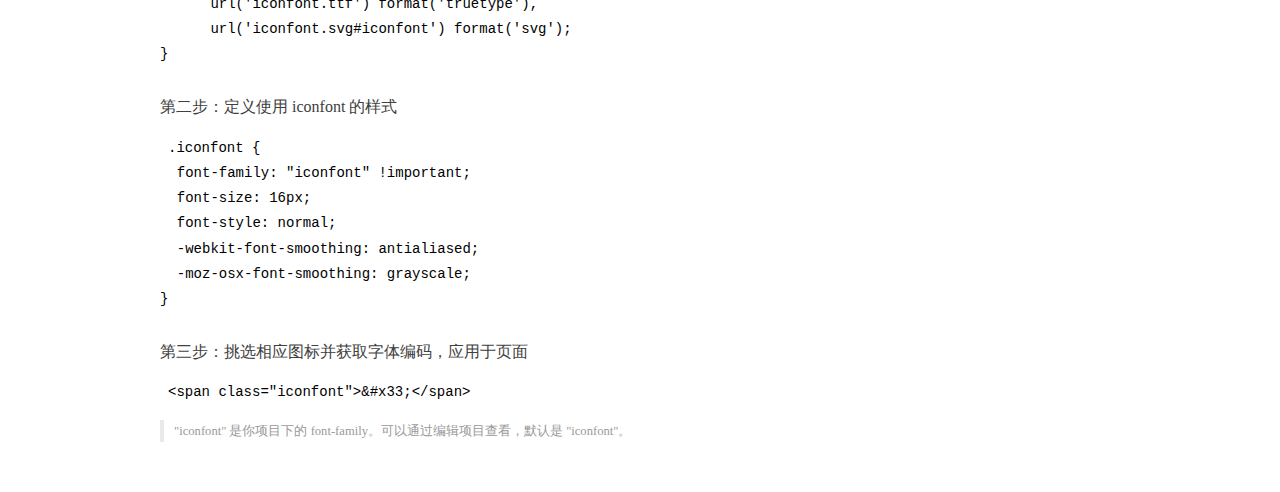
<file: assets/fonts/demo_index.html>
<!DOCTYPE html>
<html>
<head>
  <meta charset="utf-8"/>
  <title>IconFont Demo</title>
  <link rel="shortcut icon" href="https://gtms04.alicdn.com/tps/i4/TB1_oz6GVXXXXaFXpXXJDFnIXXX-64-64.ico" type="image/x-icon"/>
  <link rel="stylesheet" href="https://g.alicdn.com/thx/cube/1.3.2/cube.min.css">
  <link rel="stylesheet" href="demo.css">
  <link rel="stylesheet" href="iconfont.css">
  <script src="iconfont.js"></script>
  <!-- jQuery -->
  <script src="https://a1.alicdn.com/oss/uploads/2018/12/26/7bfddb60-08e8-11e9-9b04-53e73bb6408b.js"></script>
  <!-- 代码高亮 -->
  <script src="https://a1.alicdn.com/oss/uploads/2018/12/26/a3f714d0-08e6-11e9-8a15-ebf944d7534c.js"></script>
</head>
<body>
  <div class="main">
    <h1 class="logo"><a href="https://www.iconfont.cn/" title="iconfont 首页" target="_blank">&#xe86b;</a></h1>
    <div class="nav-tabs">
      <ul id="tabs" class="dib-box">
        <li class="dib active"><span>Unicode</span></li>
        <li class="dib"><span>Font class</span></li>
        <li class="dib"><span>Symbol</span></li>
      </ul>
      
    </div>
    <div class="tab-container">
      <div class="content unicode" style="display: block;">
          <ul class="icon_lists dib-box">
          
            <li class="dib">
              <span class="icon iconfont">&#xe6a9;</span>
                <div class="name">home</div>
                <div class="code-name">&amp;#xe6a9;</div>
              </li>
          
            <li class="dib">
              <span class="icon iconfont">&#xe614;</span>
                <div class="name">user</div>
                <div class="code-name">&amp;#xe614;</div>
              </li>
          
            <li class="dib">
              <span class="icon iconfont">&#xe616;</span>
                <div class="name">评论</div>
                <div class="code-name">&amp;#xe616;</div>
              </li>
          
            <li class="dib">
              <span class="icon iconfont">&#xe865;</span>
                <div class="name">退出</div>
                <div class="code-name">&amp;#xe865;</div>
              </li>
          
            <li class="dib">
              <span class="icon iconfont">&#xe615;</span>
                <div class="name">文章</div>
                <div class="code-name">&amp;#xe615;</div>
              </li>
          
          </ul>
          <div class="article markdown">
          <h2 id="unicode-">Unicode 引用</h2>
          <hr>

          <p>Unicode 是字体在网页端最原始的应用方式，特点是：</p>
          <ul>
            <li>兼容性最好，支持 IE6+，及所有现代浏览器。</li>
            <li>支持按字体的方式去动态调整图标大小，颜色等等。</li>
            <li>但是因为是字体，所以不支持多色。只能使用平台里单色的图标，就算项目里有多色图标也会自动去色。</li>
          </ul>
          <blockquote>
            <p>注意：新版 iconfont 支持多色图标，这些多色图标在 Unicode 模式下将不能使用，如果有需求建议使用symbol 的引用方式</p>
          </blockquote>
          <p>Unicode 使用步骤如下：</p>
          <h3 id="-font-face">第一步：拷贝项目下面生成的 <code>@font-face</code></h3>
<pre><code class="language-css"
>@font-face {
  font-family: 'iconfont';
  src: url('iconfont.eot');
  src: url('iconfont.eot?#iefix') format('embedded-opentype'),
      url('iconfont.woff2') format('woff2'),
      url('iconfont.woff') format('woff'),
      url('iconfont.ttf') format('truetype'),
      url('iconfont.svg#iconfont') format('svg');
}
</code></pre>
          <h3 id="-iconfont-">第二步：定义使用 iconfont 的样式</h3>
<pre><code class="language-css"
>.iconfont {
  font-family: "iconfont" !important;
  font-size: 16px;
  font-style: normal;
  -webkit-font-smoothing: antialiased;
  -moz-osx-font-smoothing: grayscale;
}
</code></pre>
          <h3 id="-">第三步：挑选相应图标并获取字体编码，应用于页面</h3>
<pre>
<code class="language-html"
>&lt;span class="iconfont"&gt;&amp;#x33;&lt;/span&gt;
</code></pre>
          <blockquote>
            <p>"iconfont" 是你项目下的 font-family。可以通过编辑项目查看，默认是 "iconfont"。</p>
          </blockquote>
          </div>
      </div>
      <div class="content font-class">
        <ul class="icon_lists dib-box">
          
          <li class="dib">
            <span class="icon iconfont icon-home"></span>
            <div class="name">
              home
            </div>
            <div class="code-name">.icon-home
            </div>
          </li>
          
          <li class="dib">
            <span class="icon iconfont icon-user"></span>
            <div class="name">
              user
            </div>
            <div class="code-name">.icon-user
            </div>
          </li>
          
          <li class="dib">
            <span class="icon iconfont icon-pinglun"></span>
            <div class="name">
              评论
            </div>
            <div class="code-name">.icon-pinglun
            </div>
          </li>
          
          <li class="dib">
            <span class="icon iconfont icon-tuichu"></span>
            <div class="name">
              退出
            </div>
            <div class="code-name">.icon-tuichu
            </div>
          </li>
          
          <li class="dib">
            <span class="icon iconfont icon-16"></span>
            <div class="name">
              文章
            </div>
            <div class="code-name">.icon-16
            </div>
          </li>
          
        </ul>
        <div class="article markdown">
        <h2 id="font-class-">font-class 引用</h2>
        <hr>

        <p>font-class 是 Unicode 使用方式的一种变种，主要是解决 Unicode 书写不直观，语意不明确的问题。</p>
        <p>与 Unicode 使用方式相比，具有如下特点：</p>
        <ul>
          <li>兼容性良好，支持 IE8+，及所有现代浏览器。</li>
          <li>相比于 Unicode 语意明确，书写更直观。可以很容易分辨这个 icon 是什么。</li>
          <li>因为使用 class 来定义图标，所以当要替换图标时，只需要修改 class 里面的 Unicode 引用。</li>
          <li>不过因为本质上还是使用的字体，所以多色图标还是不支持的。</li>
        </ul>
        <p>使用步骤如下：</p>
        <h3 id="-fontclass-">第一步：引入项目下面生成的 fontclass 代码：</h3>
<pre><code class="language-html">&lt;link rel="stylesheet" href="./iconfont.css"&gt;
</code></pre>
        <h3 id="-">第二步：挑选相应图标并获取类名，应用于页面：</h3>
<pre><code class="language-html">&lt;span class="iconfont icon-xxx"&gt;&lt;/span&gt;
</code></pre>
        <blockquote>
          <p>"
            iconfont" 是你项目下的 font-family。可以通过编辑项目查看，默认是 "iconfont"。</p>
        </blockquote>
      </div>
      </div>
      <div class="content symbol">
          <ul class="icon_lists dib-box">
          
            <li class="dib">
                <svg class="icon svg-icon" aria-hidden="true">
                  <use xlink:href="#icon-home"></use>
                </svg>
                <div class="name">home</div>
                <div class="code-name">#icon-home</div>
            </li>
          
            <li class="dib">
                <svg class="icon svg-icon" aria-hidden="true">
                  <use xlink:href="#icon-user"></use>
                </svg>
                <div class="name">user</div>
                <div class="code-name">#icon-user</div>
            </li>
          
            <li class="dib">
                <svg class="icon svg-icon" aria-hidden="true">
                  <use xlink:href="#icon-pinglun"></use>
                </svg>
                <div class="name">评论</div>
                <div class="code-name">#icon-pinglun</div>
            </li>
          
            <li class="dib">
                <svg class="icon svg-icon" aria-hidden="true">
                  <use xlink:href="#icon-tuichu"></use>
                </svg>
                <div class="name">退出</div>
                <div class="code-name">#icon-tuichu</div>
            </li>
          
            <li class="dib">
                <svg class="icon svg-icon" aria-hidden="true">
                  <use xlink:href="#icon-16"></use>
                </svg>
                <div class="name">文章</div>
                <div class="code-name">#icon-16</div>
            </li>
          
          </ul>
          <div class="article markdown">
          <h2 id="symbol-">Symbol 引用</h2>
          <hr>

          <p>这是一种全新的使用方式，应该说这才是未来的主流，也是平台目前推荐的用法。相关介绍可以参考这篇<a href="">文章</a>
            这种用法其实是做了一个 SVG 的集合，与另外两种相比具有如下特点：</p>
          <ul>
            <li>支持多色图标了，不再受单色限制。</li>
            <li>通过一些技巧，支持像字体那样，通过 <code>font-size</code>, <code>color</code> 来调整样式。</li>
            <li>兼容性较差，支持 IE9+，及现代浏览器。</li>
            <li>浏览器渲染 SVG 的性能一般，还不如 png。</li>
          </ul>
          <p>使用步骤如下：</p>
          <h3 id="-symbol-">第一步：引入项目下面生成的 symbol 代码：</h3>
<pre><code class="language-html">&lt;script src="./iconfont.js"&gt;&lt;/script&gt;
</code></pre>
          <h3 id="-css-">第二步：加入通用 CSS 代码（引入一次就行）：</h3>
<pre><code class="language-html">&lt;style&gt;
.icon {
  width: 1em;
  height: 1em;
  vertical-align: -0.15em;
  fill: currentColor;
  overflow: hidden;
}
&lt;/style&gt;
</code></pre>
          <h3 id="-">第三步：挑选相应图标并获取类名，应用于页面：</h3>
<pre><code class="language-html">&lt;svg class="icon" aria-hidden="true"&gt;
  &lt;use xlink:href="#icon-xxx"&gt;&lt;/use&gt;
&lt;/svg&gt;
</code></pre>
          </div>
      </div>

    </div>
  </div>
  <script>
  $(document).ready(function () {
      $('.tab-container .content:first').show()

      $('#tabs li').click(function (e) {
        var tabContent = $('.tab-container .content')
        var index = $(this).index()

        if ($(this).hasClass('active')) {
          return
        } else {
          $('#tabs li').removeClass('active')
          $(this).addClass('active')

          tabContent.hide().eq(index).fadeIn()
        }
      })
    })
  </script>
</body>
</html>
</file>
<file: assets/lib/layui/css/layui.css>
/** layui-v2.5.5 MIT License By https://www.layui.com */
 .layui-inline,img{display:inline-block;vertical-align:middle}h1,h2,h3,h4,h5,h6{font-weight:400}.layui-edge,.layui-header,.layui-inline,.layui-main{position:relative}.layui-body,.layui-edge,.layui-elip{overflow:hidden}.layui-btn,.layui-edge,.layui-inline,img{vertical-align:middle}.layui-btn,.layui-disabled,.layui-icon,.layui-unselect{-moz-user-select:none;-webkit-user-select:none;-ms-user-select:none}.layui-elip,.layui-form-checkbox span,.layui-form-pane .layui-form-label{text-overflow:ellipsis;white-space:nowrap}.layui-breadcrumb,.layui-tree-btnGroup{visibility:hidden}blockquote,body,button,dd,div,dl,dt,form,h1,h2,h3,h4,h5,h6,input,li,ol,p,pre,td,textarea,th,ul{margin:0;padding:0;-webkit-tap-highlight-color:rgba(0,0,0,0)}a:active,a:hover{outline:0}img{border:none}li{list-style:none}table{border-collapse:collapse;border-spacing:0}h4,h5,h6{font-size:100%}button,input,optgroup,option,select,textarea{font-family:inherit;font-size:inherit;font-style:inherit;font-weight:inherit;outline:0}pre{white-space:pre-wrap;white-space:-moz-pre-wrap;white-space:-pre-wrap;white-space:-o-pre-wrap;word-wrap:break-word}body{line-height:24px;font:14px Helvetica Neue,Helvetica,PingFang SC,Tahoma,Arial,sans-serif}hr{height:1px;margin:10px 0;border:0;clear:both}a{color:#333;text-decoration:none}a:hover{color:#777}a cite{font-style:normal;*cursor:pointer}.layui-border-box,.layui-border-box *{box-sizing:border-box}.layui-box,.layui-box *{box-sizing:content-box}.layui-clear{clear:both;*zoom:1}.layui-clear:after{content:'\20';clear:both;*zoom:1;display:block;height:0}.layui-inline{*display:inline;*zoom:1}.layui-edge{display:inline-block;width:0;height:0;border-width:6px;border-style:dashed;border-color:transparent}.layui-edge-top{top:-4px;border-bottom-color:#999;border-bottom-style:solid}.layui-edge-right{border-left-color:#999;border-left-style:solid}.layui-edge-bottom{top:2px;border-top-color:#999;border-top-style:solid}.layui-edge-left{border-right-color:#999;border-right-style:solid}.layui-disabled,.layui-disabled:hover{color:#d2d2d2!important;cursor:not-allowed!important}.layui-circle{border-radius:100%}.layui-show{display:block!important}.layui-hide{display:none!important}@font-face{font-family:layui-icon;src:url(../font/iconfont.eot?v=250);src:url(../font/iconfont.eot?v=250#iefix) format('embedded-opentype'),url(../font/iconfont.woff2?v=250) format('woff2'),url(../font/iconfont.woff?v=250) format('woff'),url(../font/iconfont.ttf?v=250) format('truetype'),url(../font/iconfont.svg?v=250#layui-icon) format('svg')}.layui-icon{font-family:layui-icon!important;font-size:16px;font-style:normal;-webkit-font-smoothing:antialiased;-moz-osx-font-smoothing:grayscale}.layui-icon-reply-fill:before{content:"\e611"}.layui-icon-set-fill:before{content:"\e614"}.layui-icon-menu-fill:before{content:"\e60f"}.layui-icon-search:before{content:"\e615"}.layui-icon-share:before{content:"\e641"}.layui-icon-set-sm:before{content:"\e620"}.layui-icon-engine:before{content:"\e628"}.layui-icon-close:before{content:"\1006"}.layui-icon-close-fill:before{content:"\1007"}.layui-icon-chart-screen:before{content:"\e629"}.layui-icon-star:before{content:"\e600"}.layui-icon-circle-dot:before{content:"\e617"}.layui-icon-chat:before{content:"\e606"}.layui-icon-release:before{content:"\e609"}.layui-icon-list:before{content:"\e60a"}.layui-icon-chart:before{content:"\e62c"}.layui-icon-ok-circle:before{content:"\1005"}.layui-icon-layim-theme:before{content:"\e61b"}.layui-icon-table:before{content:"\e62d"}.layui-icon-right:before{content:"\e602"}.layui-icon-left:before{content:"\e603"}.layui-icon-cart-simple:before{content:"\e698"}.layui-icon-face-cry:before{content:"\e69c"}.layui-icon-face-smile:before{content:"\e6af"}.layui-icon-survey:before{content:"\e6b2"}.layui-icon-tree:before{content:"\e62e"}.layui-icon-upload-circle:before{content:"\e62f"}.layui-icon-add-circle:before{content:"\e61f"}.layui-icon-download-circle:before{content:"\e601"}.layui-icon-templeate-1:before{content:"\e630"}.layui-icon-util:before{content:"\e631"}.layui-icon-face-surprised:before{content:"\e664"}.layui-icon-edit:before{content:"\e642"}.layui-icon-speaker:before{content:"\e645"}.layui-icon-down:before{content:"\e61a"}.layui-icon-file:before{content:"\e621"}.layui-icon-layouts:before{content:"\e632"}.layui-icon-rate-half:before{content:"\e6c9"}.layui-icon-add-circle-fine:before{content:"\e608"}.layui-icon-prev-circle:before{content:"\e633"}.layui-icon-read:before{content:"\e705"}.layui-icon-404:before{content:"\e61c"}.layui-icon-carousel:before{content:"\e634"}.layui-icon-help:before{content:"\e607"}.layui-icon-code-circle:before{content:"\e635"}.layui-icon-water:before{content:"\e636"}.layui-icon-username:before{content:"\e66f"}.layui-icon-find-fill:before{content:"\e670"}.layui-icon-about:before{content:"\e60b"}.layui-icon-location:before{content:"\e715"}.layui-icon-up:before{content:"\e619"}.layui-icon-pause:before{content:"\e651"}.layui-icon-date:before{content:"\e637"}.layui-icon-layim-uploadfile:before{content:"\e61d"}.layui-icon-delete:before{content:"\e640"}.layui-icon-play:before{content:"\e652"}.layui-icon-top:before{content:"\e604"}.layui-icon-friends:before{content:"\e612"}.layui-icon-refresh-3:before{content:"\e9aa"}.layui-icon-ok:before{content:"\e605"}.layui-icon-layer:before{content:"\e638"}.layui-icon-face-smile-fine:before{content:"\e60c"}.layui-icon-dollar:before{content:"\e659"}.layui-icon-group:before{content:"\e613"}.layui-icon-layim-download:before{content:"\e61e"}.layui-icon-picture-fine:before{content:"\e60d"}.layui-icon-link:before{content:"\e64c"}.layui-icon-diamond:before{content:"\e735"}.layui-icon-log:before{content:"\e60e"}.layui-icon-rate-solid:before{content:"\e67a"}.layui-icon-fonts-del:before{content:"\e64f"}.layui-icon-unlink:before{content:"\e64d"}.layui-icon-fonts-clear:before{content:"\e639"}.layui-icon-triangle-r:before{content:"\e623"}.layui-icon-circle:before{content:"\e63f"}.layui-icon-radio:before{content:"\e643"}.layui-icon-align-center:before{content:"\e647"}.layui-icon-align-right:before{content:"\e648"}.layui-icon-align-left:before{content:"\e649"}.layui-icon-loading-1:before{content:"\e63e"}.layui-icon-return:before{content:"\e65c"}.layui-icon-fonts-strong:before{content:"\e62b"}.layui-icon-upload:before{content:"\e67c"}.layui-icon-dialogue:before{content:"\e63a"}.layui-icon-video:before{content:"\e6ed"}.layui-icon-headset:before{content:"\e6fc"}.layui-icon-cellphone-fine:before{content:"\e63b"}.layui-icon-add-1:before{content:"\e654"}.layui-icon-face-smile-b:before{content:"\e650"}.layui-icon-fonts-html:before{content:"\e64b"}.layui-icon-form:before{content:"\e63c"}.layui-icon-cart:before{content:"\e657"}.layui-icon-camera-fill:before{content:"\e65d"}.layui-icon-tabs:before{content:"\e62a"}.layui-icon-fonts-code:before{content:"\e64e"}.layui-icon-fire:before{content:"\e756"}.layui-icon-set:before{content:"\e716"}.layui-icon-fonts-u:before{content:"\e646"}.layui-icon-triangle-d:before{content:"\e625"}.layui-icon-tips:before{content:"\e702"}.layui-icon-picture:before{content:"\e64a"}.layui-icon-more-vertical:before{content:"\e671"}.layui-icon-flag:before{content:"\e66c"}.layui-icon-loading:before{content:"\e63d"}.layui-icon-fonts-i:before{content:"\e644"}.layui-icon-refresh-1:before{content:"\e666"}.layui-icon-rmb:before{content:"\e65e"}.layui-icon-home:before{content:"\e68e"}.layui-icon-user:before{content:"\e770"}.layui-icon-notice:before{content:"\e667"}.layui-icon-login-weibo:before{content:"\e675"}.layui-icon-voice:before{content:"\e688"}.layui-icon-upload-drag:before{content:"\e681"}.layui-icon-login-qq:before{content:"\e676"}.layui-icon-snowflake:before{content:"\e6b1"}.layui-icon-file-b:before{content:"\e655"}.layui-icon-template:before{content:"\e663"}.layui-icon-auz:before{content:"\e672"}.layui-icon-console:before{content:"\e665"}.layui-icon-app:before{content:"\e653"}.layui-icon-prev:before{content:"\e65a"}.layui-icon-website:before{content:"\e7ae"}.layui-icon-next:before{content:"\e65b"}.layui-icon-component:before{content:"\e857"}.layui-icon-more:before{content:"\e65f"}.layui-icon-login-wechat:before{content:"\e677"}.layui-icon-shrink-right:before{content:"\e668"}.layui-icon-spread-left:before{content:"\e66b"}.layui-icon-camera:before{content:"\e660"}.layui-icon-note:before{content:"\e66e"}.layui-icon-refresh:before{content:"\e669"}.layui-icon-female:before{content:"\e661"}.layui-icon-male:before{content:"\e662"}.layui-icon-password:before{content:"\e673"}.layui-icon-senior:before{content:"\e674"}.layui-icon-theme:before{content:"\e66a"}.layui-icon-tread:before{content:"\e6c5"}.layui-icon-praise:before{content:"\e6c6"}.layui-icon-star-fill:before{content:"\e658"}.layui-icon-rate:before{content:"\e67b"}.layui-icon-template-1:before{content:"\e656"}.layui-icon-vercode:before{content:"\e679"}.layui-icon-cellphone:before{content:"\e678"}.layui-icon-screen-full:before{content:"\e622"}.layui-icon-screen-restore:before{content:"\e758"}.layui-icon-cols:before{content:"\e610"}.layui-icon-export:before{content:"\e67d"}.layui-icon-print:before{content:"\e66d"}.layui-icon-slider:before{content:"\e714"}.layui-icon-addition:before{content:"\e624"}.layui-icon-subtraction:before{content:"\e67e"}.layui-icon-service:before{content:"\e626"}.layui-icon-transfer:before{content:"\e691"}.layui-main{width:1140px;margin:0 auto}.layui-header{z-index:1000;height:60px}.layui-header a:hover{transition:all .5s;-webkit-transition:all .5s}.layui-side{position:fixed;left:0;top:0;bottom:0;z-index:999;width:200px;overflow-x:hidden}.layui-side-scroll{position:relative;width:220px;height:100%;overflow-x:hidden}.layui-body{position:absolute;left:200px;right:0;top:0;bottom:0;z-index:998;width:auto;overflow-y:auto;box-sizing:border-box}.layui-layout-body{overflow:hidden}.layui-layout-admin .layui-header{background-color:#23262E}.layui-layout-admin .layui-side{top:60px;width:200px;overflow-x:hidden}.layui-layout-admin .layui-body{position:fixed;top:60px;bottom:44px}.layui-layout-admin .layui-main{width:auto;margin:0 15px}.layui-layout-admin .layui-footer{position:fixed;left:200px;right:0;bottom:0;height:44px;line-height:44px;padding:0 15px;background-color:#eee}.layui-layout-admin .layui-logo{position:absolute;left:0;top:0;width:200px;height:100%;line-height:60px;text-align:center;color:#009688;font-size:16px}.layui-layout-admin .layui-header .layui-nav{background:0 0}.layui-layout-left{position:absolute!important;left:200px;top:0}.layui-layout-right{position:absolute!important;right:0;top:0}.layui-container{position:relative;margin:0 auto;padding:0 15px;box-sizing:border-box}.layui-fluid{position:relative;margin:0 auto;padding:0 15px}.layui-row:after,.layui-row:before{content:'';display:block;clear:both}.layui-col-lg1,.layui-col-lg10,.layui-col-lg11,.layui-col-lg12,.layui-col-lg2,.layui-col-lg3,.layui-col-lg4,.layui-col-lg5,.layui-col-lg6,.layui-col-lg7,.layui-col-lg8,.layui-col-lg9,.layui-col-md1,.layui-col-md10,.layui-col-md11,.layui-col-md12,.layui-col-md2,.layui-col-md3,.layui-col-md4,.layui-col-md5,.layui-col-md6,.layui-col-md7,.layui-col-md8,.layui-col-md9,.layui-col-sm1,.layui-col-sm10,.layui-col-sm11,.layui-col-sm12,.layui-col-sm2,.layui-col-sm3,.layui-col-sm4,.layui-col-sm5,.layui-col-sm6,.layui-col-sm7,.layui-col-sm8,.layui-col-sm9,.layui-col-xs1,.layui-col-xs10,.layui-col-xs11,.layui-col-xs12,.layui-col-xs2,.layui-col-xs3,.layui-col-xs4,.layui-col-xs5,.layui-col-xs6,.layui-col-xs7,.layui-col-xs8,.layui-col-xs9{position:relative;display:block;box-sizing:border-box}.layui-col-xs1,.layui-col-xs10,.layui-col-xs11,.layui-col-xs12,.layui-col-xs2,.layui-col-xs3,.layui-col-xs4,.layui-col-xs5,.layui-col-xs6,.layui-col-xs7,.layui-col-xs8,.layui-col-xs9{float:left}.layui-col-xs1{width:8.33333333%}.layui-col-xs2{width:16.66666667%}.layui-col-xs3{width:25%}.layui-col-xs4{width:33.33333333%}.layui-col-xs5{width:41.66666667%}.layui-col-xs6{width:50%}.layui-col-xs7{width:58.33333333%}.layui-col-xs8{width:66.66666667%}.layui-col-xs9{width:75%}.layui-col-xs10{width:83.33333333%}.layui-col-xs11{width:91.66666667%}.layui-col-xs12{width:100%}.layui-col-xs-offset1{margin-left:8.33333333%}.layui-col-xs-offset2{margin-left:16.66666667%}.layui-col-xs-offset3{margin-left:25%}.layui-col-xs-offset4{margin-left:33.33333333%}.layui-col-xs-offset5{margin-left:41.66666667%}.layui-col-xs-offset6{margin-left:50%}.layui-col-xs-offset7{margin-left:58.33333333%}.layui-col-xs-offset8{margin-left:66.66666667%}.layui-col-xs-offset9{margin-left:75%}.layui-col-xs-offset10{margin-left:83.33333333%}.layui-col-xs-offset11{margin-left:91.66666667%}.layui-col-xs-offset12{margin-left:100%}@media screen and (max-width:768px){.layui-hide-xs{display:none!important}.layui-show-xs-block{display:block!important}.layui-show-xs-inline{display:inline!important}.layui-show-xs-inline-block{display:inline-block!important}}@media screen and (min-width:768px){.layui-container{width:750px}.layui-hide-sm{display:none!important}.layui-show-sm-block{display:block!important}.layui-show-sm-inline{display:inline!important}.layui-show-sm-inline-block{display:inline-block!important}.layui-col-sm1,.layui-col-sm10,.layui-col-sm11,.layui-col-sm12,.layui-col-sm2,.layui-col-sm3,.layui-col-sm4,.layui-col-sm5,.layui-col-sm6,.layui-col-sm7,.layui-col-sm8,.layui-col-sm9{float:left}.layui-col-sm1{width:8.33333333%}.layui-col-sm2{width:16.66666667%}.layui-col-sm3{width:25%}.layui-col-sm4{width:33.33333333%}.layui-col-sm5{width:41.66666667%}.layui-col-sm6{width:50%}.layui-col-sm7{width:58.33333333%}.layui-col-sm8{width:66.66666667%}.layui-col-sm9{width:75%}.layui-col-sm10{width:83.33333333%}.layui-col-sm11{width:91.66666667%}.layui-col-sm12{width:100%}.layui-col-sm-offset1{margin-left:8.33333333%}.layui-col-sm-offset2{margin-left:16.66666667%}.layui-col-sm-offset3{margin-left:25%}.layui-col-sm-offset4{margin-left:33.33333333%}.layui-col-sm-offset5{margin-left:41.66666667%}.layui-col-sm-offset6{margin-left:50%}.layui-col-sm-offset7{margin-left:58.33333333%}.layui-col-sm-offset8{margin-left:66.66666667%}.layui-col-sm-offset9{margin-left:75%}.layui-col-sm-offset10{margin-left:83.33333333%}.layui-col-sm-offset11{margin-left:91.66666667%}.layui-col-sm-offset12{margin-left:100%}}@media screen and (min-width:992px){.layui-container{width:970px}.layui-hide-md{display:none!important}.layui-show-md-block{display:block!important}.layui-show-md-inline{display:inline!important}.layui-show-md-inline-block{display:inline-block!important}.layui-col-md1,.layui-col-md10,.layui-col-md11,.layui-col-md12,.layui-col-md2,.layui-col-md3,.layui-col-md4,.layui-col-md5,.layui-col-md6,.layui-col-md7,.layui-col-md8,.layui-col-md9{float:left}.layui-col-md1{width:8.33333333%}.layui-col-md2{width:16.66666667%}.layui-col-md3{width:25%}.layui-col-md4{width:33.33333333%}.layui-col-md5{width:41.66666667%}.layui-col-md6{width:50%}.layui-col-md7{width:58.33333333%}.layui-col-md8{width:66.66666667%}.layui-col-md9{width:75%}.layui-col-md10{width:83.33333333%}.layui-col-md11{width:91.66666667%}.layui-col-md12{width:100%}.layui-col-md-offset1{margin-left:8.33333333%}.layui-col-md-offset2{margin-left:16.66666667%}.layui-col-md-offset3{margin-left:25%}.layui-col-md-offset4{margin-left:33.33333333%}.layui-col-md-offset5{margin-left:41.66666667%}.layui-col-md-offset6{margin-left:50%}.layui-col-md-offset7{margin-left:58.33333333%}.layui-col-md-offset8{margin-left:66.66666667%}.layui-col-md-offset9{margin-left:75%}.layui-col-md-offset10{margin-left:83.33333333%}.layui-col-md-offset11{margin-left:91.66666667%}.layui-col-md-offset12{margin-left:100%}}@media screen and (min-width:1200px){.layui-container{width:1170px}.layui-hide-lg{display:none!important}.layui-show-lg-block{display:block!important}.layui-show-lg-inline{display:inline!important}.layui-show-lg-inline-block{display:inline-block!important}.layui-col-lg1,.layui-col-lg10,.layui-col-lg11,.layui-col-lg12,.layui-col-lg2,.layui-col-lg3,.layui-col-lg4,.layui-col-lg5,.layui-col-lg6,.layui-col-lg7,.layui-col-lg8,.layui-col-lg9{float:left}.layui-col-lg1{width:8.33333333%}.layui-col-lg2{width:16.66666667%}.layui-col-lg3{width:25%}.layui-col-lg4{width:33.33333333%}.layui-col-lg5{width:41.66666667%}.layui-col-lg6{width:50%}.layui-col-lg7{width:58.33333333%}.layui-col-lg8{width:66.66666667%}.layui-col-lg9{width:75%}.layui-col-lg10{width:83.33333333%}.layui-col-lg11{width:91.66666667%}.layui-col-lg12{width:100%}.layui-col-lg-offset1{margin-left:8.33333333%}.layui-col-lg-offset2{margin-left:16.66666667%}.layui-col-lg-offset3{margin-left:25%}.layui-col-lg-offset4{margin-left:33.33333333%}.layui-col-lg-offset5{margin-left:41.66666667%}.layui-col-lg-offset6{margin-left:50%}.layui-col-lg-offset7{margin-left:58.33333333%}.layui-col-lg-offset8{margin-left:66.66666667%}.layui-col-lg-offset9{margin-left:75%}.layui-col-lg-offset10{margin-left:83.33333333%}.layui-col-lg-offset11{margin-left:91.66666667%}.layui-col-lg-offset12{margin-left:100%}}.layui-col-space1{margin:-.5px}.layui-col-space1>*{padding:.5px}.layui-col-space3{margin:-1.5px}.layui-col-space3>*{padding:1.5px}.layui-col-space5{margin:-2.5px}.layui-col-space5>*{padding:2.5px}.layui-col-space8{margin:-3.5px}.layui-col-space8>*{padding:3.5px}.layui-col-space10{margin:-5px}.layui-col-space10>*{padding:5px}.layui-col-space12{margin:-6px}.layui-col-space12>*{padding:6px}.layui-col-space15{margin:-7.5px}.layui-col-space15>*{padding:7.5px}.layui-col-space18{margin:-9px}.layui-col-space18>*{padding:9px}.layui-col-space20{margin:-10px}.layui-col-space20>*{padding:10px}.layui-col-space22{margin:-11px}.layui-col-space22>*{padding:11px}.layui-col-space25{margin:-12.5px}.layui-col-space25>*{padding:12.5px}.layui-col-space30{margin:-15px}.layui-col-space30>*{padding:15px}.layui-btn,.layui-input,.layui-select,.layui-textarea,.layui-upload-button{outline:0;-webkit-appearance:none;transition:all .3s;-webkit-transition:all .3s;box-sizing:border-box}.layui-elem-quote{margin-bottom:10px;padding:15px;line-height:22px;border-left:5px solid #009688;border-radius:0 2px 2px 0;background-color:#f2f2f2}.layui-quote-nm{border-style:solid;border-width:1px 1px 1px 5px;background:0 0}.layui-elem-field{margin-bottom:10px;padding:0;border-width:1px;border-style:solid}.layui-elem-field legend{margin-left:20px;padding:0 10px;font-size:20px;font-weight:300}.layui-field-title{margin:10px 0 20px;border-width:1px 0 0}.layui-field-box{padding:10px 15px}.layui-field-title .layui-field-box{padding:10px 0}.layui-progress{position:relative;height:6px;border-radius:20px;background-color:#e2e2e2}.layui-progress-bar{position:absolute;left:0;top:0;width:0;max-width:100%;height:6px;border-radius:20px;text-align:right;background-color:#5FB878;transition:all .3s;-webkit-transition:all .3s}.layui-progress-big,.layui-progress-big .layui-progress-bar{height:18px;line-height:18px}.layui-progress-text{position:relative;top:-20px;line-height:18px;font-size:12px;color:#666}.layui-progress-big .layui-progress-text{position:static;padding:0 10px;color:#fff}.layui-collapse{border-width:1px;border-style:solid;border-radius:2px}.layui-colla-content,.layui-colla-item{border-top-width:1px;border-top-style:solid}.layui-colla-item:first-child{border-top:none}.layui-colla-title{position:relative;height:42px;line-height:42px;padding:0 15px 0 35px;color:#333;background-color:#f2f2f2;cursor:pointer;font-size:14px;overflow:hidden}.layui-colla-content{display:none;padding:10px 15px;line-height:22px;color:#666}.layui-colla-icon{position:absolute;left:15px;top:0;font-size:14px}.layui-card{margin-bottom:15px;border-radius:2px;background-color:#fff;box-shadow:0 1px 2px 0 rgba(0,0,0,.05)}.layui-card:last-child{margin-bottom:0}.layui-card-header{position:relative;height:42px;line-height:42px;padding:0 15px;border-bottom:1px solid #f6f6f6;color:#333;border-radius:2px 2px 0 0;font-size:14px}.layui-bg-black,.layui-bg-blue,.layui-bg-cyan,.layui-bg-green,.layui-bg-orange,.layui-bg-red{color:#fff!important}.layui-card-body{position:relative;padding:10px 15px;line-height:24px}.layui-card-body[pad15]{padding:15px}.layui-card-body[pad20]{padding:20px}.layui-card-body .layui-table{margin:5px 0}.layui-card .layui-tab{margin:0}.layui-panel-window{position:relative;padding:15px;border-radius:0;border-top:5px solid #E6E6E6;background-color:#fff}.layui-auxiliar-moving{position:fixed;left:0;right:0;top:0;bottom:0;width:100%;height:100%;background:0 0;z-index:9999999999}.layui-form-label,.layui-form-mid,.layui-form-select,.layui-input-block,.layui-input-inline,.layui-textarea{position:relative}.layui-bg-red{background-color:#FF5722!important}.layui-bg-orange{background-color:#FFB800!important}.layui-bg-green{background-color:#009688!important}.layui-bg-cyan{background-color:#2F4056!important}.layui-bg-blue{background-color:#1E9FFF!important}.layui-bg-black{background-color:#393D49!important}.layui-bg-gray{background-color:#eee!important;color:#666!important}.layui-badge-rim,.layui-colla-content,.layui-colla-item,.layui-collapse,.layui-elem-field,.layui-form-pane .layui-form-item[pane],.layui-form-pane .layui-form-label,.layui-input,.layui-layedit,.layui-layedit-tool,.layui-quote-nm,.layui-select,.layui-tab-bar,.layui-tab-card,.layui-tab-title,.layui-tab-title .layui-this:after,.layui-textarea{border-color:#e6e6e6}.layui-timeline-item:before,hr{background-color:#e6e6e6}.layui-text{line-height:22px;font-size:14px;color:#666}.layui-text h1,.layui-text h2,.layui-text h3{font-weight:500;color:#333}.layui-text h1{font-size:30px}.layui-text h2{font-size:24px}.layui-text h3{font-size:18px}.layui-text a:not(.layui-btn){color:#01AAED}.layui-text a:not(.layui-btn):hover{text-decoration:underline}.layui-text ul{padding:5px 0 5px 15px}.layui-text ul li{margin-top:5px;list-style-type:disc}.layui-text em,.layui-word-aux{color:#999!important;padding:0 5px!important}.layui-btn{display:inline-block;height:38px;line-height:38px;padding:0 18px;background-color:#009688;color:#fff;white-space:nowrap;text-align:center;font-size:14px;border:none;border-radius:2px;cursor:pointer}.layui-btn:hover{opacity:.8;filter:alpha(opacity=80);color:#fff}.layui-btn:active{opacity:1;filter:alpha(opacity=100)}.layui-btn+.layui-btn{margin-left:10px}.layui-btn-container{font-size:0}.layui-btn-container .layui-btn{margin-right:10px;margin-bottom:10px}.layui-btn-container .layui-btn+.layui-btn{margin-left:0}.layui-table .layui-btn-container .layui-btn{margin-bottom:9px}.layui-btn-radius{border-radius:100px}.layui-btn .layui-icon{margin-right:3px;font-size:18px;vertical-align:bottom;vertical-align:middle\9}.layui-btn-primary{border:1px solid #C9C9C9;background-color:#fff;color:#555}.layui-btn-primary:hover{border-color:#009688;color:#333}.layui-btn-normal{background-color:#1E9FFF}.layui-btn-warm{background-color:#FFB800}.layui-btn-danger{background-color:#FF5722}.layui-btn-checked{background-color:#5FB878}.layui-btn-disabled,.layui-btn-disabled:active,.layui-btn-disabled:hover{border:1px solid #e6e6e6;background-color:#FBFBFB;color:#C9C9C9;cursor:not-allowed;opacity:1}.layui-btn-lg{height:44px;line-height:44px;padding:0 25px;font-size:16px}.layui-btn-sm{height:30px;line-height:30px;padding:0 10px;font-size:12px}.layui-btn-sm i{font-size:16px!important}.layui-btn-xs{height:22px;line-height:22px;padding:0 5px;font-size:12px}.layui-btn-xs i{font-size:14px!important}.layui-btn-group{display:inline-block;vertical-align:middle;font-size:0}.layui-btn-group .layui-btn{margin-left:0!important;margin-right:0!important;border-left:1px solid rgba(255,255,255,.5);border-radius:0}.layui-btn-group .layui-btn-primary{border-left:none}.layui-btn-group .layui-btn-primary:hover{border-color:#C9C9C9;color:#009688}.layui-btn-group .layui-btn:first-child{border-left:none;border-radius:2px 0 0 2px}.layui-btn-group .layui-btn-primary:first-child{border-left:1px solid #c9c9c9}.layui-btn-group .layui-btn:last-child{border-radius:0 2px 2px 0}.layui-btn-group .layui-btn+.layui-btn{margin-left:0}.layui-btn-group+.layui-btn-group{margin-left:10px}.layui-btn-fluid{width:100%}.layui-input,.layui-select,.layui-textarea{height:38px;line-height:1.3;line-height:38px\9;border-width:1px;border-style:solid;background-color:#fff;border-radius:2px}.layui-input::-webkit-input-placeholder,.layui-select::-webkit-input-placeholder,.layui-textarea::-webkit-input-placeholder{line-height:1.3}.layui-input,.layui-textarea{display:block;width:100%;padding-left:10px}.layui-input:hover,.layui-textarea:hover{border-color:#D2D2D2!important}.layui-input:focus,.layui-textarea:focus{border-color:#C9C9C9!important}.layui-textarea{min-height:100px;height:auto;line-height:20px;padding:6px 10px;resize:vertical}.layui-select{padding:0 10px}.layui-form input[type=checkbox],.layui-form input[type=radio],.layui-form select{display:none}.layui-form [lay-ignore]{display:initial}.layui-form-item{margin-bottom:15px;clear:both;*zoom:1}.layui-form-item:after{content:'\20';clear:both;*zoom:1;display:block;height:0}.layui-form-label{float:left;display:block;padding:9px 15px;width:80px;font-weight:400;line-height:20px;text-align:right}.layui-form-label-col{display:block;float:none;padding:9px 0;line-height:20px;text-align:left}.layui-form-item .layui-inline{margin-bottom:5px;margin-right:10px}.layui-input-block{margin-left:110px;min-height:36px}.layui-input-inline{display:inline-block;vertical-align:middle}.layui-form-item .layui-input-inline{float:left;width:190px;margin-right:10px}.layui-form-text .layui-input-inline{width:auto}.layui-form-mid{float:left;display:block;padding:9px 0!important;line-height:20px;margin-right:10px}.layui-form-danger+.layui-form-select .layui-input,.layui-form-danger:focus{border-color:#FF5722!important}.layui-form-select .layui-input{padding-right:30px;cursor:pointer}.layui-form-select .layui-edge{position:absolute;right:10px;top:50%;margin-top:-3px;cursor:pointer;border-width:6px;border-top-color:#c2c2c2;border-top-style:solid;transition:all .3s;-webkit-transition:all .3s}.layui-form-select dl{display:none;position:absolute;left:0;top:42px;padding:5px 0;z-index:899;min-width:100%;border:1px solid #d2d2d2;max-height:300px;overflow-y:auto;background-color:#fff;border-radius:2px;box-shadow:0 2px 4px rgba(0,0,0,.12);box-sizing:border-box}.layui-form-select dl dd,.layui-form-select dl dt{padding:0 10px;line-height:36px;white-space:nowrap;overflow:hidden;text-overflow:ellipsis}.layui-form-select dl dt{font-size:12px;color:#999}.layui-form-select dl dd{cursor:pointer}.layui-form-select dl dd:hover{background-color:#f2f2f2;-webkit-transition:.5s all;transition:.5s all}.layui-form-select .layui-select-group dd{padding-left:20px}.layui-form-select dl dd.layui-select-tips{padding-left:10px!important;color:#999}.layui-form-select dl dd.layui-this{background-color:#5FB878;color:#fff}.layui-form-checkbox,.layui-form-select dl dd.layui-disabled{background-color:#fff}.layui-form-selected dl{display:block}.layui-form-checkbox,.layui-form-checkbox *,.layui-form-switch{display:inline-block;vertical-align:middle}.layui-form-selected .layui-edge{margin-top:-9px;-webkit-transform:rotate(180deg);transform:rotate(180deg);margin-top:-3px\9}:root .layui-form-selected .layui-edge{margin-top:-9px\0/IE9}.layui-form-selectup dl{top:auto;bottom:42px}.layui-select-none{margin:5px 0;text-align:center;color:#999}.layui-select-disabled .layui-disabled{border-color:#eee!important}.layui-select-disabled .layui-edge{border-top-color:#d2d2d2}.layui-form-checkbox{position:relative;height:30px;line-height:30px;margin-right:10px;padding-right:30px;cursor:pointer;font-size:0;-webkit-transition:.1s linear;transition:.1s linear;box-sizing:border-box}.layui-form-checkbox span{padding:0 10px;height:100%;font-size:14px;border-radius:2px 0 0 2px;background-color:#d2d2d2;color:#fff;overflow:hidden}.layui-form-checkbox:hover span{background-color:#c2c2c2}.layui-form-checkbox i{position:absolute;right:0;top:0;width:30px;height:28px;border:1px solid #d2d2d2;border-left:none;border-radius:0 2px 2px 0;color:#fff;font-size:20px;text-align:center}.layui-form-checkbox:hover i{border-color:#c2c2c2;color:#c2c2c2}.layui-form-checked,.layui-form-checked:hover{border-color:#5FB878}.layui-form-checked span,.layui-form-checked:hover span{background-color:#5FB878}.layui-form-checked i,.layui-form-checked:hover i{color:#5FB878}.layui-form-item .layui-form-checkbox{margin-top:4px}.layui-form-checkbox[lay-skin=primary]{height:auto!important;line-height:normal!important;min-width:18px;min-height:18px;border:none!important;margin-right:0;padding-left:28px;padding-right:0;background:0 0}.layui-form-checkbox[lay-skin=primary] span{padding-left:0;padding-right:15px;line-height:18px;background:0 0;color:#666}.layui-form-checkbox[lay-skin=primary] i{right:auto;left:0;width:16px;height:16px;line-height:16px;border:1px solid #d2d2d2;font-size:12px;border-radius:2px;background-color:#fff;-webkit-transition:.1s linear;transition:.1s linear}.layui-form-checkbox[lay-skin=primary]:hover i{border-color:#5FB878;color:#fff}.layui-form-checked[lay-skin=primary] i{border-color:#5FB878!important;background-color:#5FB878;color:#fff}.layui-checkbox-disbaled[lay-skin=primary] span{background:0 0!important;color:#c2c2c2}.layui-checkbox-disbaled[lay-skin=primary]:hover i{border-color:#d2d2d2}.layui-form-item .layui-form-checkbox[lay-skin=primary]{margin-top:10px}.layui-form-switch{position:relative;height:22px;line-height:22px;min-width:35px;padding:0 5px;margin-top:8px;border:1px solid #d2d2d2;border-radius:20px;cursor:pointer;background-color:#fff;-webkit-transition:.1s linear;transition:.1s linear}.layui-form-switch i{position:absolute;left:5px;top:3px;width:16px;height:16px;border-radius:20px;background-color:#d2d2d2;-webkit-transition:.1s linear;transition:.1s linear}.layui-form-switch em{position:relative;top:0;width:25px;margin-left:21px;padding:0!important;text-align:center!important;color:#999!important;font-style:normal!important;font-size:12px}.layui-form-onswitch{border-color:#5FB878;background-color:#5FB878}.layui-checkbox-disbaled,.layui-checkbox-disbaled i{border-color:#e2e2e2!important}.layui-form-onswitch i{left:100%;margin-left:-21px;background-color:#fff}.layui-form-onswitch em{margin-left:5px;margin-right:21px;color:#fff!important}.layui-checkbox-disbaled span{background-color:#e2e2e2!important}.layui-checkbox-disbaled:hover i{color:#fff!important}[lay-radio]{display:none}.layui-form-radio,.layui-form-radio *{display:inline-block;vertical-align:middle}.layui-form-radio{line-height:28px;margin:6px 10px 0 0;padding-right:10px;cursor:pointer;font-size:0}.layui-form-radio *{font-size:14px}.layui-form-radio>i{margin-right:8px;font-size:22px;color:#c2c2c2}.layui-form-radio>i:hover,.layui-form-radioed>i{color:#5FB878}.layui-radio-disbaled>i{color:#e2e2e2!important}.layui-form-pane .layui-form-label{width:110px;padding:8px 15px;height:38px;line-height:20px;border-width:1px;border-style:solid;border-radius:2px 0 0 2px;text-align:center;background-color:#FBFBFB;overflow:hidden;box-sizing:border-box}.layui-form-pane .layui-input-inline{margin-left:-1px}.layui-form-pane .layui-input-block{margin-left:110px;left:-1px}.layui-form-pane .layui-input{border-radius:0 2px 2px 0}.layui-form-pane .layui-form-text .layui-form-label{float:none;width:100%;border-radius:2px;box-sizing:border-box;text-align:left}.layui-form-pane .layui-form-text .layui-input-inline{display:block;margin:0;top:-1px;clear:both}.layui-form-pane .layui-form-text .layui-input-block{margin:0;left:0;top:-1px}.layui-form-pane .layui-form-text .layui-textarea{min-height:100px;border-radius:0 0 2px 2px}.layui-form-pane .layui-form-checkbox{margin:4px 0 4px 10px}.layui-form-pane .layui-form-radio,.layui-form-pane .layui-form-switch{margin-top:6px;margin-left:10px}.layui-form-pane .layui-form-item[pane]{position:relative;border-width:1px;border-style:solid}.layui-form-pane .layui-form-item[pane] .layui-form-label{position:absolute;left:0;top:0;height:100%;border-width:0 1px 0 0}.layui-form-pane .layui-form-item[pane] .layui-input-inline{margin-left:110px}@media screen and (max-width:450px){.layui-form-item .layui-form-label{text-overflow:ellipsis;overflow:hidden;white-space:nowrap}.layui-form-item .layui-inline{display:block;margin-right:0;margin-bottom:20px;clear:both}.layui-form-item .layui-inline:after{content:'\20';clear:both;display:block;height:0}.layui-form-item .layui-input-inline{display:block;float:none;left:-3px;width:auto;margin:0 0 10px 112px}.layui-form-item .layui-input-inline+.layui-form-mid{margin-left:110px;top:-5px;padding:0}.layui-form-item .layui-form-checkbox{margin-right:5px;margin-bottom:5px}}.layui-layedit{border-width:1px;border-style:solid;border-radius:2px}.layui-layedit-tool{padding:3px 5px;border-bottom-width:1px;border-bottom-style:solid;font-size:0}.layedit-tool-fixed{position:fixed;top:0;border-top:1px solid #e2e2e2}.layui-layedit-tool .layedit-tool-mid,.layui-layedit-tool .layui-icon{display:inline-block;vertical-align:middle;text-align:center;font-size:14px}.layui-layedit-tool .layui-icon{position:relative;width:32px;height:30px;line-height:30px;margin:3px 5px;color:#777;cursor:pointer;border-radius:2px}.layui-layedit-tool .layui-icon:hover{color:#393D49}.layui-layedit-tool .layui-icon:active{color:#000}.layui-layedit-tool .layedit-tool-active{background-color:#e2e2e2;color:#000}.layui-layedit-tool .layui-disabled,.layui-layedit-tool .layui-disabled:hover{color:#d2d2d2;cursor:not-allowed}.layui-layedit-tool .layedit-tool-mid{width:1px;height:18px;margin:0 10px;background-color:#d2d2d2}.layedit-tool-html{width:50px!important;font-size:30px!important}.layedit-tool-b,.layedit-tool-code,.layedit-tool-help{font-size:16px!important}.layedit-tool-d,.layedit-tool-face,.layedit-tool-image,.layedit-tool-unlink{font-size:18px!important}.layedit-tool-image input{position:absolute;font-size:0;left:0;top:0;width:100%;height:100%;opacity:.01;filter:Alpha(opacity=1);cursor:pointer}.layui-layedit-iframe iframe{display:block;width:100%}#LAY_layedit_code{overflow:hidden}.layui-laypage{display:inline-block;*display:inline;*zoom:1;vertical-align:middle;margin:10px 0;font-size:0}.layui-laypage>a:first-child,.layui-laypage>a:first-child em{border-radius:2px 0 0 2px}.layui-laypage>a:last-child,.layui-laypage>a:last-child em{border-radius:0 2px 2px 0}.layui-laypage>:first-child{margin-left:0!important}.layui-laypage>:last-child{margin-right:0!important}.layui-laypage a,.layui-laypage button,.layui-laypage input,.layui-laypage select,.layui-laypage span{border:1px solid #e2e2e2}.layui-laypage a,.layui-laypage span{display:inline-block;*display:inline;*zoom:1;vertical-align:middle;padding:0 15px;height:28px;line-height:28px;margin:0 -1px 5px 0;background-color:#fff;color:#333;font-size:12px}.layui-flow-more a *,.layui-laypage input,.layui-table-view select[lay-ignore]{display:inline-block}.layui-laypage a:hover{color:#009688}.layui-laypage em{font-style:normal}.layui-laypage .layui-laypage-spr{color:#999;font-weight:700}.layui-laypage a{text-decoration:none}.layui-laypage .layui-laypage-curr{position:relative}.layui-laypage .layui-laypage-curr em{position:relative;color:#fff}.layui-laypage .layui-laypage-curr .layui-laypage-em{position:absolute;left:-1px;top:-1px;padding:1px;width:100%;height:100%;background-color:#009688}.layui-laypage-em{border-radius:2px}.layui-laypage-next em,.layui-laypage-prev em{font-family:Sim sun;font-size:16px}.layui-laypage .layui-laypage-count,.layui-laypage .layui-laypage-limits,.layui-laypage .layui-laypage-refresh,.layui-laypage .layui-laypage-skip{margin-left:10px;margin-right:10px;padding:0;border:none}.layui-laypage .layui-laypage-limits,.layui-laypage .layui-laypage-refresh{vertical-align:top}.layui-laypage .layui-laypage-refresh i{font-size:18px;cursor:pointer}.layui-laypage select{height:22px;padding:3px;border-radius:2px;cursor:pointer}.layui-laypage .layui-laypage-skip{height:30px;line-height:30px;color:#999}.layui-laypage button,.layui-laypage input{height:30px;line-height:30px;border-radius:2px;vertical-align:top;background-color:#fff;box-sizing:border-box}.layui-laypage input{width:40px;margin:0 10px;padding:0 3px;text-align:center}.layui-laypage input:focus,.layui-laypage select:focus{border-color:#009688!important}.layui-laypage button{margin-left:10px;padding:0 10px;cursor:pointer}.layui-table,.layui-table-view{margin:10px 0}.layui-flow-more{margin:10px 0;text-align:center;color:#999;font-size:14px}.layui-flow-more a{height:32px;line-height:32px}.layui-flow-more a *{vertical-align:top}.layui-flow-more a cite{padding:0 20px;border-radius:3px;background-color:#eee;color:#333;font-style:normal}.layui-flow-more a cite:hover{opacity:.8}.layui-flow-more a i{font-size:30px;color:#737383}.layui-table{width:100%;background-color:#fff;color:#666}.layui-table tr{transition:all .3s;-webkit-transition:all .3s}.layui-table th{text-align:left;font-weight:400}.layui-table tbody tr:hover,.layui-table thead tr,.layui-table-click,.layui-table-header,.layui-table-hover,.layui-table-mend,.layui-table-patch,.layui-table-tool,.layui-table-total,.layui-table-total tr,.layui-table[lay-even] tr:nth-child(even){background-color:#f2f2f2}.layui-table td,.layui-table th,.layui-table-col-set,.layui-table-fixed-r,.layui-table-grid-down,.layui-table-header,.layui-table-page,.layui-table-tips-main,.layui-table-tool,.layui-table-total,.layui-table-view,.layui-table[lay-skin=line],.layui-table[lay-skin=row]{border-width:1px;border-style:solid;border-color:#e6e6e6}.layui-table td,.layui-table th{position:relative;padding:9px 15px;min-height:20px;line-height:20px;font-size:14px}.layui-table[lay-skin=line] td,.layui-table[lay-skin=line] th{border-width:0 0 1px}.layui-table[lay-skin=row] td,.layui-table[lay-skin=row] th{border-width:0 1px 0 0}.layui-table[lay-skin=nob] td,.layui-table[lay-skin=nob] th{border:none}.layui-table img{max-width:100px}.layui-table[lay-size=lg] td,.layui-table[lay-size=lg] th{padding:15px 30px}.layui-table-view .layui-table[lay-size=lg] .layui-table-cell{height:40px;line-height:40px}.layui-table[lay-size=sm] td,.layui-table[lay-size=sm] th{font-size:12px;padding:5px 10px}.layui-table-view .layui-table[lay-size=sm] .layui-table-cell{height:20px;line-height:20px}.layui-table[lay-data]{display:none}.layui-table-box{position:relative;overflow:hidden}.layui-table-view .layui-table{position:relative;width:auto;margin:0}.layui-table-view .layui-table[lay-skin=line]{border-width:0 1px 0 0}.layui-table-view .layui-table[lay-skin=row]{border-width:0 0 1px}.layui-table-view .layui-table td,.layui-table-view .layui-table th{padding:5px 0;border-top:none;border-left:none}.layui-table-view .layui-table th.layui-unselect .layui-table-cell span{cursor:pointer}.layui-table-view .layui-table td{cursor:default}.layui-table-view .layui-table td[data-edit=text]{cursor:text}.layui-table-view .layui-form-checkbox[lay-skin=primary] i{width:18px;height:18px}.layui-table-view .layui-form-radio{line-height:0;padding:0}.layui-table-view .layui-form-radio>i{margin:0;font-size:20px}.layui-table-init{position:absolute;left:0;top:0;width:100%;height:100%;text-align:center;z-index:110}.layui-table-init .layui-icon{position:absolute;left:50%;top:50%;margin:-15px 0 0 -15px;font-size:30px;color:#c2c2c2}.layui-table-header{border-width:0 0 1px;overflow:hidden}.layui-table-header .layui-table{margin-bottom:-1px}.layui-table-tool .layui-inline[lay-event]{position:relative;width:26px;height:26px;padding:5px;line-height:16px;margin-right:10px;text-align:center;color:#333;border:1px solid #ccc;cursor:pointer;-webkit-transition:.5s all;transition:.5s all}.layui-table-tool .layui-inline[lay-event]:hover{border:1px solid #999}.layui-table-tool-temp{padding-right:120px}.layui-table-tool-self{position:absolute;right:17px;top:10px}.layui-table-tool .layui-table-tool-self .layui-inline[lay-event]{margin:0 0 0 10px}.layui-table-tool-panel{position:absolute;top:29px;left:-1px;padding:5px 0;min-width:150px;min-height:40px;border:1px solid #d2d2d2;text-align:left;overflow-y:auto;background-color:#fff;box-shadow:0 2px 4px rgba(0,0,0,.12)}.layui-table-cell,.layui-table-tool-panel li{overflow:hidden;text-overflow:ellipsis;white-space:nowrap}.layui-table-tool-panel li{padding:0 10px;line-height:30px;-webkit-transition:.5s all;transition:.5s all}.layui-table-tool-panel li .layui-form-checkbox[lay-skin=primary]{width:100%;padding-left:28px}.layui-table-tool-panel li:hover{background-color:#f2f2f2}.layui-table-tool-panel li .layui-form-checkbox[lay-skin=primary] i{position:absolute;left:0;top:0}.layui-table-tool-panel li .layui-form-checkbox[lay-skin=primary] span{padding:0}.layui-table-tool .layui-table-tool-self .layui-table-tool-panel{left:auto;right:-1px}.layui-table-col-set{position:absolute;right:0;top:0;width:20px;height:100%;border-width:0 0 0 1px;background-color:#fff}.layui-table-sort{width:10px;height:20px;margin-left:5px;cursor:pointer!important}.layui-table-sort .layui-edge{position:absolute;left:5px;border-width:5px}.layui-table-sort .layui-table-sort-asc{top:3px;border-top:none;border-bottom-style:solid;border-bottom-color:#b2b2b2}.layui-table-sort .layui-table-sort-asc:hover{border-bottom-color:#666}.layui-table-sort .layui-table-sort-desc{bottom:5px;border-bottom:none;border-top-style:solid;border-top-color:#b2b2b2}.layui-table-sort .layui-table-sort-desc:hover{border-top-color:#666}.layui-table-sort[lay-sort=asc] .layui-table-sort-asc{border-bottom-color:#000}.layui-table-sort[lay-sort=desc] .layui-table-sort-desc{border-top-color:#000}.layui-table-cell{height:28px;line-height:28px;padding:0 15px;position:relative;box-sizing:border-box}.layui-table-cell .layui-form-checkbox[lay-skin=primary]{top:-1px;padding:0}.layui-table-cell .layui-table-link{color:#01AAED}.laytable-cell-checkbox,.laytable-cell-numbers,.laytable-cell-radio,.laytable-cell-space{padding:0;text-align:center}.layui-table-body{position:relative;overflow:auto;margin-right:-1px;margin-bottom:-1px}.layui-table-body .layui-none{line-height:26px;padding:15px;text-align:center;color:#999}.layui-table-fixed{position:absolute;left:0;top:0;z-index:101}.layui-table-fixed .layui-table-body{overflow:hidden}.layui-table-fixed-l{box-shadow:0 -1px 8px rgba(0,0,0,.08)}.layui-table-fixed-r{left:auto;right:-1px;border-width:0 0 0 1px;box-shadow:-1px 0 8px rgba(0,0,0,.08)}.layui-table-fixed-r .layui-table-header{position:relative;overflow:visible}.layui-table-mend{position:absolute;right:-49px;top:0;height:100%;width:50px}.layui-table-tool{position:relative;z-index:890;width:100%;min-height:50px;line-height:30px;padding:10px 15px;border-width:0 0 1px}.layui-table-tool .layui-btn-container{margin-bottom:-10px}.layui-table-page,.layui-table-total{border-width:1px 0 0;margin-bottom:-1px;overflow:hidden}.layui-table-page{position:relative;width:100%;padding:7px 7px 0;height:41px;font-size:12px;white-space:nowrap}.layui-table-page>div{height:26px}.layui-table-page .layui-laypage{margin:0}.layui-table-page .layui-laypage a,.layui-table-page .layui-laypage span{height:26px;line-height:26px;margin-bottom:10px;border:none;background:0 0}.layui-table-page .layui-laypage a,.layui-table-page .layui-laypage span.layui-laypage-curr{padding:0 12px}.layui-table-page .layui-laypage span{margin-left:0;padding:0}.layui-table-page .layui-laypage .layui-laypage-prev{margin-left:-7px!important}.layui-table-page .layui-laypage .layui-laypage-curr .layui-laypage-em{left:0;top:0;padding:0}.layui-table-page .layui-laypage button,.layui-table-page .layui-laypage input{height:26px;line-height:26px}.layui-table-page .layui-laypage input{width:40px}.layui-table-page .layui-laypage button{padding:0 10px}.layui-table-page select{height:18px}.layui-table-patch .layui-table-cell{padding:0;width:30px}.layui-table-edit{position:absolute;left:0;top:0;width:100%;height:100%;padding:0 14px 1px;border-radius:0;box-shadow:1px 1px 20px rgba(0,0,0,.15)}.layui-table-edit:focus{border-color:#5FB878!important}select.layui-table-edit{padding:0 0 0 10px;border-color:#C9C9C9}.layui-table-view .layui-form-checkbox,.layui-table-view .layui-form-radio,.layui-table-view .layui-form-switch{top:0;margin:0;box-sizing:content-box}.layui-table-view .layui-form-checkbox{top:-1px;height:26px;line-height:26px}.layui-table-view .layui-form-checkbox i{height:26px}.layui-table-grid .layui-table-cell{overflow:visible}.layui-table-grid-down{position:absolute;top:0;right:0;width:26px;height:100%;padding:5px 0;border-width:0 0 0 1px;text-align:center;background-color:#fff;color:#999;cursor:pointer}.layui-table-grid-down .layui-icon{position:absolute;top:50%;left:50%;margin:-8px 0 0 -8px}.layui-table-grid-down:hover{background-color:#fbfbfb}body .layui-table-tips .layui-layer-content{background:0 0;padding:0;box-shadow:0 1px 6px rgba(0,0,0,.12)}.layui-table-tips-main{margin:-44px 0 0 -1px;max-height:150px;padding:8px 15px;font-size:14px;overflow-y:scroll;background-color:#fff;color:#666}.layui-table-tips-c{position:absolute;right:-3px;top:-13px;width:20px;height:20px;padding:3px;cursor:pointer;background-color:#666;border-radius:50%;color:#fff}.layui-table-tips-c:hover{background-color:#777}.layui-table-tips-c:before{position:relative;right:-2px}.layui-upload-file{display:none!important;opacity:.01;filter:Alpha(opacity=1)}.layui-upload-drag,.layui-upload-form,.layui-upload-wrap{display:inline-block}.layui-upload-list{margin:10px 0}.layui-upload-choose{padding:0 10px;color:#999}.layui-upload-drag{position:relative;padding:30px;border:1px dashed #e2e2e2;background-color:#fff;text-align:center;cursor:pointer;color:#999}.layui-upload-drag .layui-icon{font-size:50px;color:#009688}.layui-upload-drag[lay-over]{border-color:#009688}.layui-upload-iframe{position:absolute;width:0;height:0;border:0;visibility:hidden}.layui-upload-wrap{position:relative;vertical-align:middle}.layui-upload-wrap .layui-upload-file{display:block!important;position:absolute;left:0;top:0;z-index:10;font-size:100px;width:100%;height:100%;opacity:.01;filter:Alpha(opacity=1);cursor:pointer}.layui-transfer-active,.layui-transfer-box{display:inline-block;vertical-align:middle}.layui-transfer-box,.layui-transfer-header,.layui-transfer-search{border-width:0;border-style:solid;border-color:#e6e6e6}.layui-transfer-box{position:relative;border-width:1px;width:200px;height:360px;border-radius:2px;background-color:#fff}.layui-transfer-box .layui-form-checkbox{width:100%;margin:0!important}.layui-transfer-header{height:38px;line-height:38px;padding:0 10px;border-bottom-width:1px}.layui-transfer-search{position:relative;padding:10px;border-bottom-width:1px}.layui-transfer-search .layui-input{height:32px;padding-left:30px;font-size:12px}.layui-transfer-search .layui-icon-search{position:absolute;left:20px;top:50%;margin-top:-8px;color:#666}.layui-transfer-active{margin:0 15px}.layui-transfer-active .layui-btn{display:block;margin:0;padding:0 15px;background-color:#5FB878;border-color:#5FB878;color:#fff}.layui-transfer-active .layui-btn-disabled{background-color:#FBFBFB;border-color:#e6e6e6;color:#C9C9C9}.layui-transfer-active .layui-btn:first-child{margin-bottom:15px}.layui-transfer-active .layui-btn .layui-icon{margin:0;font-size:14px!important}.layui-transfer-data{padding:5px 0;overflow:auto}.layui-transfer-data li{height:32px;line-height:32px;padding:0 10px}.layui-transfer-data li:hover{background-color:#f2f2f2;transition:.5s all}.layui-transfer-data .layui-none{padding:15px 10px;text-align:center;color:#999}.layui-nav{position:relative;padding:0 20px;background-color:#393D49;color:#fff;border-radius:2px;font-size:0;box-sizing:border-box}.layui-nav *{font-size:14px}.layui-nav .layui-nav-item{position:relative;display:inline-block;*display:inline;*zoom:1;vertical-align:middle;line-height:60px}.layui-nav .layui-nav-item a{display:block;padding:0 20px;color:#fff;color:rgba(255,255,255,.7);transition:all .3s;-webkit-transition:all .3s}.layui-nav .layui-this:after,.layui-nav-bar,.layui-nav-tree .layui-nav-itemed:after{position:absolute;left:0;top:0;width:0;height:5px;background-color:#5FB878;transition:all .2s;-webkit-transition:all .2s}.layui-nav-bar{z-index:1000}.layui-nav .layui-nav-item a:hover,.layui-nav .layui-this a{color:#fff}.layui-nav .layui-this:after{content:'';top:auto;bottom:0;width:100%}.layui-nav-img{width:30px;height:30px;margin-right:10px;border-radius:50%}.layui-nav .layui-nav-more{content:'';width:0;height:0;border-style:solid dashed dashed;border-color:#fff transparent transparent;overflow:hidden;cursor:pointer;transition:all .2s;-webkit-transition:all .2s;position:absolute;top:50%;right:3px;margin-top:-3px;border-width:6px;border-top-color:rgba(255,255,255,.7)}.layui-nav .layui-nav-mored,.layui-nav-itemed>a .layui-nav-more{margin-top:-9px;border-style:dashed dashed solid;border-color:transparent transparent #fff}.layui-nav-child{display:none;position:absolute;left:0;top:65px;min-width:100%;line-height:36px;padding:5px 0;box-shadow:0 2px 4px rgba(0,0,0,.12);border:1px solid #d2d2d2;background-color:#fff;z-index:100;border-radius:2px;white-space:nowrap}.layui-nav .layui-nav-child a{color:#333}.layui-nav .layui-nav-child a:hover{background-color:#f2f2f2;color:#000}.layui-nav-child dd{position:relative}.layui-nav .layui-nav-child dd.layui-this a,.layui-nav-child dd.layui-this{background-color:#5FB878;color:#fff}.layui-nav-child dd.layui-this:after{display:none}.layui-nav-tree{width:200px;padding:0}.layui-nav-tree .layui-nav-item{display:block;width:100%;line-height:45px}.layui-nav-tree .layui-nav-item a{position:relative;height:45px;line-height:45px;text-overflow:ellipsis;overflow:hidden;white-space:nowrap}.layui-nav-tree .layui-nav-item a:hover{background-color:#4E5465}.layui-nav-tree .layui-nav-bar{width:5px;height:0;background-color:#009688}.layui-nav-tree .layui-nav-child dd.layui-this,.layui-nav-tree .layui-nav-child dd.layui-this a,.layui-nav-tree .layui-this,.layui-nav-tree .layui-this>a,.layui-nav-tree .layui-this>a:hover{background-color:#009688;color:#fff}.layui-nav-tree .layui-this:after{display:none}.layui-nav-itemed>a,.layui-nav-tree .layui-nav-title a,.layui-nav-tree .layui-nav-title a:hover{color:#fff!important}.layui-nav-tree .layui-nav-child{position:relative;z-index:0;top:0;border:none;box-shadow:none}.layui-nav-tree .layui-nav-child a{height:40px;line-height:40px;color:#fff;color:rgba(255,255,255,.7)}.layui-nav-tree .layui-nav-child,.layui-nav-tree .layui-nav-child a:hover{background:0 0;color:#fff}.layui-nav-tree .layui-nav-more{right:10px}.layui-nav-itemed>.layui-nav-child{display:block;padding:0;background-color:rgba(0,0,0,.3)!important}.layui-nav-itemed>.layui-nav-child>.layui-this>.layui-nav-child{display:block}.layui-nav-side{position:fixed;top:0;bottom:0;left:0;overflow-x:hidden;z-index:999}.layui-bg-blue .layui-nav-bar,.layui-bg-blue .layui-nav-itemed:after,.layui-bg-blue .layui-this:after{background-color:#93D1FF}.layui-bg-blue .layui-nav-child dd.layui-this{background-color:#1E9FFF}.layui-bg-blue .layui-nav-itemed>a,.layui-nav-tree.layui-bg-blue .layui-nav-title a,.layui-nav-tree.layui-bg-blue .layui-nav-title a:hover{background-color:#007DDB!important}.layui-breadcrumb{font-size:0}.layui-breadcrumb>*{font-size:14px}.layui-breadcrumb a{color:#999!important}.layui-breadcrumb a:hover{color:#5FB878!important}.layui-breadcrumb a cite{color:#666;font-style:normal}.layui-breadcrumb span[lay-separator]{margin:0 10px;color:#999}.layui-tab{margin:10px 0;text-align:left!important}.layui-tab[overflow]>.layui-tab-title{overflow:hidden}.layui-tab-title{position:relative;left:0;height:40px;white-space:nowrap;font-size:0;border-bottom-width:1px;border-bottom-style:solid;transition:all .2s;-webkit-transition:all .2s}.layui-tab-title li{display:inline-block;*display:inline;*zoom:1;vertical-align:middle;font-size:14px;transition:all .2s;-webkit-transition:all .2s;position:relative;line-height:40px;min-width:65px;padding:0 15px;text-align:center;cursor:pointer}.layui-tab-title li a{display:block}.layui-tab-title .layui-this{color:#000}.layui-tab-title .layui-this:after{position:absolute;left:0;top:0;content:'';width:100%;height:41px;border-width:1px;border-style:solid;border-bottom-color:#fff;border-radius:2px 2px 0 0;box-sizing:border-box;pointer-events:none}.layui-tab-bar{position:absolute;right:0;top:0;z-index:10;width:30px;height:39px;line-height:39px;border-width:1px;border-style:solid;border-radius:2px;text-align:center;background-color:#fff;cursor:pointer}.layui-tab-bar .layui-icon{position:relative;display:inline-block;top:3px;transition:all .3s;-webkit-transition:all .3s}.layui-tab-item{display:none}.layui-tab-more{padding-right:30px;height:auto!important;white-space:normal!important}.layui-tab-more li.layui-this:after{border-bottom-color:#e2e2e2;border-radius:2px}.layui-tab-more .layui-tab-bar .layui-icon{top:-2px;top:3px\9;-webkit-transform:rotate(180deg);transform:rotate(180deg)}:root .layui-tab-more .layui-tab-bar .layui-icon{top:-2px\0/IE9}.layui-tab-content{padding:10px}.layui-tab-title li .layui-tab-close{position:relative;display:inline-block;width:18px;height:18px;line-height:20px;margin-left:8px;top:1px;text-align:center;font-size:14px;color:#c2c2c2;transition:all .2s;-webkit-transition:all .2s}.layui-tab-title li .layui-tab-close:hover{border-radius:2px;background-color:#FF5722;color:#fff}.layui-tab-brief>.layui-tab-title .layui-this{color:#009688}.layui-tab-brief>.layui-tab-more li.layui-this:after,.layui-tab-brief>.layui-tab-title .layui-this:after{border:none;border-radius:0;border-bottom:2px solid #5FB878}.layui-tab-brief[overflow]>.layui-tab-title .layui-this:after{top:-1px}.layui-tab-card{border-width:1px;border-style:solid;border-radius:2px;box-shadow:0 2px 5px 0 rgba(0,0,0,.1)}.layui-tab-card>.layui-tab-title{background-color:#f2f2f2}.layui-tab-card>.layui-tab-title li{margin-right:-1px;margin-left:-1px}.layui-tab-card>.layui-tab-title .layui-this{background-color:#fff}.layui-tab-card>.layui-tab-title .layui-this:after{border-top:none;border-width:1px;border-bottom-color:#fff}.layui-tab-card>.layui-tab-title .layui-tab-bar{height:40px;line-height:40px;border-radius:0;border-top:none;border-right:none}.layui-tab-card>.layui-tab-more .layui-this{background:0 0;color:#5FB878}.layui-tab-card>.layui-tab-more .layui-this:after{border:none}.layui-timeline{padding-left:5px}.layui-timeline-item{position:relative;padding-bottom:20px}.layui-timeline-axis{position:absolute;left:-5px;top:0;z-index:10;width:20px;height:20px;line-height:20px;background-color:#fff;color:#5FB878;border-radius:50%;text-align:center;cursor:pointer}.layui-timeline-axis:hover{color:#FF5722}.layui-timeline-item:before{content:'';position:absolute;left:5px;top:0;z-index:0;width:1px;height:100%}.layui-timeline-item:last-child:before{display:none}.layui-timeline-item:first-child:before{display:block}.layui-timeline-content{padding-left:25px}.layui-timeline-title{position:relative;margin-bottom:10px}.layui-badge,.layui-badge-dot,.layui-badge-rim{position:relative;display:inline-block;padding:0 6px;font-size:12px;text-align:center;background-color:#FF5722;color:#fff;border-radius:2px}.layui-badge{height:18px;line-height:18px}.layui-badge-dot{width:8px;height:8px;padding:0;border-radius:50%}.layui-badge-rim{height:18px;line-height:18px;border-width:1px;border-style:solid;background-color:#fff;color:#666}.layui-btn .layui-badge,.layui-btn .layui-badge-dot{margin-left:5px}.layui-nav .layui-badge,.layui-nav .layui-badge-dot{position:absolute;top:50%;margin:-8px 6px 0}.layui-tab-title .layui-badge,.layui-tab-title .layui-badge-dot{left:5px;top:-2px}.layui-carousel{position:relative;left:0;top:0;background-color:#f8f8f8}.layui-carousel>[carousel-item]{position:relative;width:100%;height:100%;overflow:hidden}.layui-carousel>[carousel-item]:before{position:absolute;content:'\e63d';left:50%;top:50%;width:100px;line-height:20px;margin:-10px 0 0 -50px;text-align:center;color:#c2c2c2;font-family:layui-icon!important;font-size:30px;font-style:normal;-webkit-font-smoothing:antialiased;-moz-osx-font-smoothing:grayscale}.layui-carousel>[carousel-item]>*{display:none;position:absolute;left:0;top:0;width:100%;height:100%;background-color:#f8f8f8;transition-duration:.3s;-webkit-transition-duration:.3s}.layui-carousel-updown>*{-webkit-transition:.3s ease-in-out up;transition:.3s ease-in-out up}.layui-carousel-arrow{display:none\9;opacity:0;position:absolute;left:10px;top:50%;margin-top:-18px;width:36px;height:36px;line-height:36px;text-align:center;font-size:20px;border:0;border-radius:50%;background-color:rgba(0,0,0,.2);color:#fff;-webkit-transition-duration:.3s;transition-duration:.3s;cursor:pointer}.layui-carousel-arrow[lay-type=add]{left:auto!important;right:10px}.layui-carousel:hover .layui-carousel-arrow[lay-type=add],.layui-carousel[lay-arrow=always] .layui-carousel-arrow[lay-type=add]{right:20px}.layui-carousel[lay-arrow=always] .layui-carousel-arrow{opacity:1;left:20px}.layui-carousel[lay-arrow=none] .layui-carousel-arrow{display:none}.layui-carousel-arrow:hover,.layui-carousel-ind ul:hover{background-color:rgba(0,0,0,.35)}.layui-carousel:hover .layui-carousel-arrow{display:block\9;opacity:1;left:20px}.layui-carousel-ind{position:relative;top:-35px;width:100%;line-height:0!important;text-align:center;font-size:0}.layui-carousel[lay-indicator=outside]{margin-bottom:30px}.layui-carousel[lay-indicator=outside] .layui-carousel-ind{top:10px}.layui-carousel[lay-indicator=outside] .layui-carousel-ind ul{background-color:rgba(0,0,0,.5)}.layui-carousel[lay-indicator=none] .layui-carousel-ind{display:none}.layui-carousel-ind ul{display:inline-block;padding:5px;background-color:rgba(0,0,0,.2);border-radius:10px;-webkit-transition-duration:.3s;transition-duration:.3s}.layui-carousel-ind li{display:inline-block;width:10px;height:10px;margin:0 3px;font-size:14px;background-color:#e2e2e2;background-color:rgba(255,255,255,.5);border-radius:50%;cursor:pointer;-webkit-transition-duration:.3s;transition-duration:.3s}.layui-carousel-ind li:hover{background-color:rgba(255,255,255,.7)}.layui-carousel-ind li.layui-this{background-color:#fff}.layui-carousel>[carousel-item]>.layui-carousel-next,.layui-carousel>[carousel-item]>.layui-carousel-prev,.layui-carousel>[carousel-item]>.layui-this{display:block}.layui-carousel>[carousel-item]>.layui-this{left:0}.layui-carousel>[carousel-item]>.layui-carousel-prev{left:-100%}.layui-carousel>[carousel-item]>.layui-carousel-next{left:100%}.layui-carousel>[carousel-item]>.layui-carousel-next.layui-carousel-left,.layui-carousel>[carousel-item]>.layui-carousel-prev.layui-carousel-right{left:0}.layui-carousel>[carousel-item]>.layui-this.layui-carousel-left{left:-100%}.layui-carousel>[carousel-item]>.layui-this.layui-carousel-right{left:100%}.layui-carousel[lay-anim=updown] .layui-carousel-arrow{left:50%!important;top:20px;margin:0 0 0 -18px}.layui-carousel[lay-anim=updown]>[carousel-item]>*,.layui-carousel[lay-anim=fade]>[carousel-item]>*{left:0!important}.layui-carousel[lay-anim=updown] .layui-carousel-arrow[lay-type=add]{top:auto!important;bottom:20px}.layui-carousel[lay-anim=updown] .layui-carousel-ind{position:absolute;top:50%;right:20px;width:auto;height:auto}.layui-carousel[lay-anim=updown] .layui-carousel-ind ul{padding:3px 5px}.layui-carousel[lay-anim=updown] .layui-carousel-ind li{display:block;margin:6px 0}.layui-carousel[lay-anim=updown]>[carousel-item]>.layui-this{top:0}.layui-carousel[lay-anim=updown]>[carousel-item]>.layui-carousel-prev{top:-100%}.layui-carousel[lay-anim=updown]>[carousel-item]>.layui-carousel-next{top:100%}.layui-carousel[lay-anim=updown]>[carousel-item]>.layui-carousel-next.layui-carousel-left,.layui-carousel[lay-anim=updown]>[carousel-item]>.layui-carousel-prev.layui-carousel-right{top:0}.layui-carousel[lay-anim=updown]>[carousel-item]>.layui-this.layui-carousel-left{top:-100%}.layui-carousel[lay-anim=updown]>[carousel-item]>.layui-this.layui-carousel-right{top:100%}.layui-carousel[lay-anim=fade]>[carousel-item]>.layui-carousel-next,.layui-carousel[lay-anim=fade]>[carousel-item]>.layui-carousel-prev{opacity:0}.layui-carousel[lay-anim=fade]>[carousel-item]>.layui-carousel-next.layui-carousel-left,.layui-carousel[lay-anim=fade]>[carousel-item]>.layui-carousel-prev.layui-carousel-right{opacity:1}.layui-carousel[lay-anim=fade]>[carousel-item]>.layui-this.layui-carousel-left,.layui-carousel[lay-anim=fade]>[carousel-item]>.layui-this.layui-carousel-right{opacity:0}.layui-fixbar{position:fixed;right:15px;bottom:15px;z-index:999999}.layui-fixbar li{width:50px;height:50px;line-height:50px;margin-bottom:1px;text-align:center;cursor:pointer;font-size:30px;background-color:#9F9F9F;color:#fff;border-radius:2px;opacity:.95}.layui-fixbar li:hover{opacity:.85}.layui-fixbar li:active{opacity:1}.layui-fixbar .layui-fixbar-top{display:none;font-size:40px}body .layui-util-face{border:none;background:0 0}body .layui-util-face .layui-layer-content{padding:0;background-color:#fff;color:#666;box-shadow:none}.layui-util-face .layui-layer-TipsG{display:none}.layui-util-face ul{position:relative;width:372px;padding:10px;border:1px solid #D9D9D9;background-color:#fff;box-shadow:0 0 20px rgba(0,0,0,.2)}.layui-util-face ul li{cursor:pointer;float:left;border:1px solid #e8e8e8;height:22px;width:26px;overflow:hidden;margin:-1px 0 0 -1px;padding:4px 2px;text-align:center}.layui-util-face ul li:hover{position:relative;z-index:2;border:1px solid #eb7350;background:#fff9ec}.layui-code{position:relative;margin:10px 0;padding:15px;line-height:20px;border:1px solid #ddd;border-left-width:6px;background-color:#F2F2F2;color:#333;font-family:Courier New;font-size:12px}.layui-rate,.layui-rate *{display:inline-block;vertical-align:middle}.layui-rate{padding:10px 5px 10px 0;font-size:0}.layui-rate li i.layui-icon{font-size:20px;color:#FFB800;margin-right:5px;transition:all .3s;-webkit-transition:all .3s}.layui-rate li i:hover{cursor:pointer;transform:scale(1.12);-webkit-transform:scale(1.12)}.layui-rate[readonly] li i:hover{cursor:default;transform:scale(1)}.layui-colorpicker{width:26px;height:26px;border:1px solid #e6e6e6;padding:5px;border-radius:2px;line-height:24px;display:inline-block;cursor:pointer;transition:all .3s;-webkit-transition:all .3s}.layui-colorpicker:hover{border-color:#d2d2d2}.layui-colorpicker.layui-colorpicker-lg{width:34px;height:34px;line-height:32px}.layui-colorpicker.layui-colorpicker-sm{width:24px;height:24px;line-height:22px}.layui-colorpicker.layui-colorpicker-xs{width:22px;height:22px;line-height:20px}.layui-colorpicker-trigger-bgcolor{display:block;background:url([data-uri]);border-radius:2px}.layui-colorpicker-trigger-span{display:block;height:100%;box-sizing:border-box;border:1px solid rgba(0,0,0,.15);border-radius:2px;text-align:center}.layui-colorpicker-trigger-i{display:inline-block;color:#FFF;font-size:12px}.layui-colorpicker-trigger-i.layui-icon-close{color:#999}.layui-colorpicker-main{position:absolute;z-index:66666666;width:280px;padding:7px;background:#FFF;border:1px solid #d2d2d2;border-radius:2px;box-shadow:0 2px 4px rgba(0,0,0,.12)}.layui-colorpicker-main-wrapper{height:180px;position:relative}.layui-colorpicker-basis{width:260px;height:100%;position:relative}.layui-colorpicker-basis-white{width:100%;height:100%;position:absolute;top:0;left:0;background:linear-gradient(90deg,#FFF,hsla(0,0%,100%,0))}.layui-colorpicker-basis-black{width:100%;height:100%;position:absolute;top:0;left:0;background:linear-gradient(0deg,#000,transparent)}.layui-colorpicker-basis-cursor{width:10px;height:10px;border:1px solid #FFF;border-radius:50%;position:absolute;top:-3px;right:-3px;cursor:pointer}.layui-colorpicker-side{position:absolute;top:0;right:0;width:12px;height:100%;background:linear-gradient(red,#FF0,#0F0,#0FF,#00F,#F0F,red)}.layui-colorpicker-side-slider{width:100%;height:5px;box-shadow:0 0 1px #888;box-sizing:border-box;background:#FFF;border-radius:1px;border:1px solid #f0f0f0;cursor:pointer;position:absolute;left:0}.layui-colorpicker-main-alpha{display:none;height:12px;margin-top:7px;background:url([data-uri])}.layui-colorpicker-alpha-bgcolor{height:100%;position:relative}.layui-colorpicker-alpha-slider{width:5px;height:100%;box-shadow:0 0 1px #888;box-sizing:border-box;background:#FFF;border-radius:1px;border:1px solid #f0f0f0;cursor:pointer;position:absolute;top:0}.layui-colorpicker-main-pre{padding-top:7px;font-size:0}.layui-colorpicker-pre{width:20px;height:20px;border-radius:2px;display:inline-block;margin-left:6px;margin-bottom:7px;cursor:pointer}.layui-colorpicker-pre:nth-child(11n+1){margin-left:0}.layui-colorpicker-pre-isalpha{background:url([data-uri])}.layui-colorpicker-pre.layui-this{box-shadow:0 0 3px 2px rgba(0,0,0,.15)}.layui-colorpicker-pre>div{height:100%;border-radius:2px}.layui-colorpicker-main-input{text-align:right;padding-top:7px}.layui-colorpicker-main-input .layui-btn-container .layui-btn{margin:0 0 0 10px}.layui-colorpicker-main-input div.layui-inline{float:left;margin-right:10px;font-size:14px}.layui-colorpicker-main-input input.layui-input{width:150px;height:30px;color:#666}.layui-slider{height:4px;background:#e2e2e2;border-radius:3px;position:relative;cursor:pointer}.layui-slider-bar{border-radius:3px;position:absolute;height:100%}.layui-slider-step{position:absolute;top:0;width:4px;height:4px;border-radius:50%;background:#FFF;-webkit-transform:translateX(-50%);transform:translateX(-50%)}.layui-slider-wrap{width:36px;height:36px;position:absolute;top:-16px;-webkit-transform:translateX(-50%);transform:translateX(-50%);z-index:10;text-align:center}.layui-slider-wrap-btn{width:12px;height:12px;border-radius:50%;background:#FFF;display:inline-block;vertical-align:middle;cursor:pointer;transition:.3s}.layui-slider-wrap:after{content:"";height:100%;display:inline-block;vertical-align:middle}.layui-slider-wrap-btn.layui-slider-hover,.layui-slider-wrap-btn:hover{transform:scale(1.2)}.layui-slider-wrap-btn.layui-disabled:hover{transform:scale(1)!important}.layui-slider-tips{position:absolute;top:-42px;z-index:66666666;white-space:nowrap;display:none;-webkit-transform:translateX(-50%);transform:translateX(-50%);color:#FFF;background:#000;border-radius:3px;height:25px;line-height:25px;padding:0 10px}.layui-slider-tips:after{content:'';position:absolute;bottom:-12px;left:50%;margin-left:-6px;width:0;height:0;border-width:6px;border-style:solid;border-color:#000 transparent transparent}.layui-slider-input{width:70px;height:32px;border:1px solid #e6e6e6;border-radius:3px;font-size:16px;line-height:32px;position:absolute;right:0;top:-15px}.layui-slider-input-btn{display:none;position:absolute;top:0;right:0;width:20px;height:100%;border-left:1px solid #d2d2d2}.layui-slider-input-btn i{cursor:pointer;position:absolute;right:0;bottom:0;width:20px;height:50%;font-size:12px;line-height:16px;text-align:center;color:#999}.layui-slider-input-btn i:first-child{top:0;border-bottom:1px solid #d2d2d2}.layui-slider-input-txt{height:100%;font-size:14px}.layui-slider-input-txt input{height:100%;border:none}.layui-slider-input-btn i:hover{color:#009688}.layui-slider-vertical{width:4px;margin-left:34px}.layui-slider-vertical .layui-slider-bar{width:4px}.layui-slider-vertical .layui-slider-step{top:auto;left:0;-webkit-transform:translateY(50%);transform:translateY(50%)}.layui-slider-vertical .layui-slider-wrap{top:auto;left:-16px;-webkit-transform:translateY(50%);transform:translateY(50%)}.layui-slider-vertical .layui-slider-tips{top:auto;left:2px}@media \0screen{.layui-slider-wrap-btn{margin-left:-20px}.layui-slider-vertical .layui-slider-wrap-btn{margin-left:0;margin-bottom:-20px}.layui-slider-vertical .layui-slider-tips{margin-left:-8px}.layui-slider>span{margin-left:8px}}.layui-tree{line-height:22px}.layui-tree .layui-form-checkbox{margin:0!important}.layui-tree-set{width:100%;position:relative}.layui-tree-pack{display:none;padding-left:20px;position:relative}.layui-tree-iconClick,.layui-tree-main{display:inline-block;vertical-align:middle}.layui-tree-line .layui-tree-pack{padding-left:27px}.layui-tree-line .layui-tree-set .layui-tree-set:after{content:'';position:absolute;top:14px;left:-9px;width:17px;height:0;border-top:1px dotted #c0c4cc}.layui-tree-entry{position:relative;padding:3px 0;height:20px;white-space:nowrap}.layui-tree-entry:hover{background-color:#eee}.layui-tree-line .layui-tree-entry:hover{background-color:rgba(0,0,0,0)}.layui-tree-line .layui-tree-entry:hover .layui-tree-txt{color:#999;text-decoration:underline;transition:.3s}.layui-tree-main{cursor:pointer;padding-right:10px}.layui-tree-line .layui-tree-set:before{content:'';position:absolute;top:0;left:-9px;width:0;height:100%;border-left:1px dotted #c0c4cc}.layui-tree-line .layui-tree-set.layui-tree-setLineShort:before{height:13px}.layui-tree-line .layui-tree-set.layui-tree-setHide:before{height:0}.layui-tree-iconClick{position:relative;height:20px;line-height:20px;margin:0 10px;color:#c0c4cc}.layui-tree-icon{height:12px;line-height:12px;width:12px;text-align:center;border:1px solid #c0c4cc}.layui-tree-iconClick .layui-icon{font-size:18px}.layui-tree-icon .layui-icon{font-size:12px;color:#666}.layui-tree-iconArrow{padding:0 5px}.layui-tree-iconArrow:after{content:'';position:absolute;left:4px;top:3px;z-index:100;width:0;height:0;border-width:5px;border-style:solid;border-color:transparent transparent transparent #c0c4cc;transition:.5s}.layui-tree-btnGroup,.layui-tree-editInput{position:relative;vertical-align:middle;display:inline-block}.layui-tree-spread>.layui-tree-entry>.layui-tree-iconClick>.layui-tree-iconArrow:after{transform:rotate(90deg) translate(3px,4px)}.layui-tree-txt{display:inline-block;vertical-align:middle;color:#555}.layui-tree-search{margin-bottom:15px;color:#666}.layui-tree-btnGroup .layui-icon{display:inline-block;vertical-align:middle;padding:0 2px;cursor:pointer}.layui-tree-btnGroup .layui-icon:hover{color:#999;transition:.3s}.layui-tree-entry:hover .layui-tree-btnGroup{visibility:visible}.layui-tree-editInput{height:20px;line-height:20px;padding:0 3px;border:none;background-color:rgba(0,0,0,.05)}.layui-tree-emptyText{text-align:center;color:#999}.layui-anim{-webkit-animation-duration:.3s;animation-duration:.3s;-webkit-animation-fill-mode:both;animation-fill-mode:both}.layui-anim.layui-icon{display:inline-block}.layui-anim-loop{-webkit-animation-iteration-count:infinite;animation-iteration-count:infinite}.layui-trans,.layui-trans a{transition:all .3s;-webkit-transition:all .3s}@-webkit-keyframes layui-rotate{from{-webkit-transform:rotate(0)}to{-webkit-transform:rotate(360deg)}}@keyframes layui-rotate{from{transform:rotate(0)}to{transform:rotate(360deg)}}.layui-anim-rotate{-webkit-animation-name:layui-rotate;animation-name:layui-rotate;-webkit-animation-duration:1s;animation-duration:1s;-webkit-animation-timing-function:linear;animation-timing-function:linear}@-webkit-keyframes layui-up{from{-webkit-transform:translate3d(0,100%,0);opacity:.3}to{-webkit-transform:translate3d(0,0,0);opacity:1}}@keyframes layui-up{from{transform:translate3d(0,100%,0);opacity:.3}to{transform:translate3d(0,0,0);opacity:1}}.layui-anim-up{-webkit-animation-name:layui-up;animation-name:layui-up}@-webkit-keyframes layui-upbit{from{-webkit-transform:translate3d(0,30px,0);opacity:.3}to{-webkit-transform:translate3d(0,0,0);opacity:1}}@keyframes layui-upbit{from{transform:translate3d(0,30px,0);opacity:.3}to{transform:translate3d(0,0,0);opacity:1}}.layui-anim-upbit{-webkit-animation-name:layui-upbit;animation-name:layui-upbit}@-webkit-keyframes layui-scale{0%{opacity:.3;-webkit-transform:scale(.5)}100%{opacity:1;-webkit-transform:scale(1)}}@keyframes layui-scale{0%{opacity:.3;-ms-transform:scale(.5);transform:scale(.5)}100%{opacity:1;-ms-transform:scale(1);transform:scale(1)}}.layui-anim-scale{-webkit-animation-name:layui-scale;animation-name:layui-scale}@-webkit-keyframes layui-scale-spring{0%{opacity:.5;-webkit-transform:scale(.5)}80%{opacity:.8;-webkit-transform:scale(1.1)}100%{opacity:1;-webkit-transform:scale(1)}}@keyframes layui-scale-spring{0%{opacity:.5;transform:scale(.5)}80%{opacity:.8;transform:scale(1.1)}100%{opacity:1;transform:scale(1)}}.layui-anim-scaleSpring{-webkit-animation-name:layui-scale-spring;animation-name:layui-scale-spring}@-webkit-keyframes layui-fadein{0%{opacity:0}100%{opacity:1}}@keyframes layui-fadein{0%{opacity:0}100%{opacity:1}}.layui-anim-fadein{-webkit-animation-name:layui-fadein;animation-name:layui-fadein}@-webkit-keyframes layui-fadeout{0%{opacity:1}100%{opacity:0}}@keyframes layui-fadeout{0%{opacity:1}100%{opacity:0}}.layui-anim-fadeout{-webkit-animation-name:layui-fadeout;animation-name:layui-fadeout}
</file>
<file: assets/css/login.css>
html,
body {
    margin: 0;
    padding: 0;
    width: 100%;
    height: 100%;
    background-color: yellow;
    background: url('../images/login_bg.jpg') no-repeat center;
    background-size: cover;
}
.loginAndRegBox {
    width: 400px;
    height: 310px;
    background-color: #fff;
    position: absolute;
    left: 50%;
    top: 50%;
    transform: translate(-50%, -50%);
}
.title-box {
    height: 60px;
    background: url('../images/login_title.png') no-repeat center;
}
.reg-box {
    display: none;
}
.layui-form {
    padding: 0 30px;
}
.links {
    display: flex;
    justify-content: flex-end;
}
.links a {
    font-size: 12px;
}
.layui-form-item {
    position: relative;
}
.layui-icon {
    position: absolute;
    left: 10px;
    top: 10px;
}
.layui-input {
    padding-left: 32px;
}
</file>
<file: assets/lib/main.css>
body{
    font-family:'MicroSoft YaHei';
    background-color: #f2f3f5;
}
.main_wrap{
    position:fixed;
    width:100%;
    height:100%;
    left:0px;
    top:0px;
    background:url('../images/login_bg.jpg'); 
    background-size:100% 100%; 
  }
.header{
    width:1200px;
    overflow: hidden;
    margin:20px auto 0;
}
.heade .logo{
    float: left;
}
.header .copyright{
    float:right;
    font-size:12px;
    color:#fff;
    text-align:right;
    line-height:20px;
    margin-top:10px;
}
.login_form_con{
    position:absolute;
    left:50%;
    top:50%;
    margin-left:-200px;
    margin-top:-155px;
    width:400px;
    height:310px;
    background-color: #edeff0;
}

.login_form{
    position: relative;
}

.login_form .icon-user{
    position:absolute;
    font-size:16px;
    color:#999;
    left:46px;
    top:12px;
}
.login_form .icon-key{
    position:absolute;
    font-size:18px;
    color:#999;
    left:46px;
    top:78px;
}
.login_title{
    height:60px;
    background:url('../images/login_title.png') center center no-repeat #fff;
}
.input_txt,.input_pass,.input_sub{
    display:block;
    width:334px;
    height:37px;
    padding:0px;
    text-indent:40px;
    border:1px solid #ddd;
    margin:27px auto 0;
    outline:none;
}
.input_sub{
    margin-top:40px;
    height:42px;
    background-color: #19b9e7;
    text-indent:0px;
    font-size:18px;
    color:#fff;
    cursor: pointer;
}
.input_sub:hover{
    background-color: #08a0cc;
}

.sider{
    position:fixed;
    left:0;
    top:0;
    bottom:0;
    width:210px;
    background-color: #323745;
}
.sider .logo{
    display:block;
    height:56px;
    background-color: #242732;
    overflow: hidden;
}
.sider .logo img{
    display:block;
    margin:6px auto 0;
}
.user_info{
    height:79px;
    border-bottom:1px solid #5a5e6b;
}

.user_info img{
    float: left;
    width:40px;
    height:40px;
    border-radius:20px;
    margin:19px 0 0 30px;
}
.user_info span{
    float: left;
    width:120px;
    font-size:12px;
    color:#fff;
    margin:23px 0 0 20px;
}
.user_info b{
    float: left;
    width: 120px;
    font-weight:normal;
    font-size:12px;
    color:#adafb5;
    margin:2px 0 0 20px;
}

.menu .level01{
    height:50px;
    line-height:50px;
}
.menu .level01 a{
    display:block;
    height:50px;
    font-size:12px;
    color:#adafb5;
    overflow: hidden;
}
.menu .level01.active a{
    background-color: #1378f0;
    color:#fff;
}
.menu .level01.active i{
    color:#fff;
}

.menu .level01 a:hover{
    background-color: #1378f0;
    color:#fff;
}
.menu .level01 a:hover i{
    color:#fff;
}
.menu .level01 i{
    color:#61646f;
    font-size:22px;
    float: left;
    margin-left:26px;
}
.menu .level01 span{
    float: left;
    margin-left:10px;
}
.menu .level01 b{
    float: right;
    margin-right:20px;
    font-weight:normal;
    transform:rotate(90deg);
    transition:all 500ms ease;
}

.menu .level01 .rotate0{
    transform:rotate(0deg);
}

.menu .level02{
    background: #242732;
    display:none;
}


.menu .level02 li{
    height:40px;
    line-height:40px;
}
.menu .level02 li a{
    display:block;
    height:40px;
    font-size:12px;
    color:#adafb5;
    overflow: hidden;
}

.menu .level02 li a:hover{
    background-color: #1378f0;
    color:#fff;
}

.menu .level02 li i{
    font-size:12px;
    float: left;
    margin-left:60px;
}
.menu .level02 li span{
    font-size:12px;
    float: left;
    margin-left:5px;
}

.menu .level02 .active a{
    color:#ffae00;
}

.header_bar{
    position:fixed;
    left:210px;
    right:0;
    top:0;
    height:56px;
    background-color: #fff;
}

.main{
    position:fixed;
    left:210px;
    top:56px;
    right:0;
    bottom:0;
    background-color: #f2f3f5;
}

.search_form{
    width:218px;
    height:33px;
    border:1px solid #ddd;
    background-color: #f2f3f5;
    border-radius:16px;
    float: left;
    margin:12px 0 0 27px;
}

.search_form input{
    padding:0px;
    margin:0px;
    border:0px;
    float: left;
    background-color: #f2f3f5;
    font-size:12px;
    width:175px;
    height:31px;
    margin-left:12px;
    outline:none;
   
}

.search_form .icon-search{
    line-height:33px;
    cursor: pointer;
    font-size:18px;
    color:#abaebb;
}
.user_center_link{
    float:right;

}
.user_center_link a{
    line-height:56px;
    font-size:12px;
    color:#999;
    margin-right:15px;
}
.user_center_link a:hover{
    color:#ffae00
}

.user_center_link img{
    width:42px;
    height:42px;
    border-radius:32px;
    margin-right:10px;
}

.spannel_list{
    margin-top:20px;
}

.spannel{
	height:100px;
	overflow:hidden;
	text-align:center;
    position:relative;
    background-color: #fff;
    border:1px solid #e7e7e9;
    margin-bottom:20px;
}

.spannel em{
    font-style:normal;
	font-size:50px;
	line-height:50px;
	display:inline-block;
	margin:10px 0 0 20px;
	font-family:'Arial';
	color:#83a2ed;
}

.spannel span{
	font-size:14px;
	display:inline-block;
	color:#83a2ed;
	margin-left:10px;
}

.spannel b{
	position:absolute;
	left:0;
	bottom:0;
	width:100%;
	line-height:24px;
	background:#e5e5e5;
	color:#333;
	font-size:14px;
	font-weight:normal;
}

.scolor01 em,.scolor01 span{
	color:#6ac6e2;
}

.scolor02 em,.scolor02 span{
	color:#5fd9de;
}

.scolor03 em,.scolor03 span{
	color:#58d88e;
}


.gragh_pannel{
    height:350px;
    border:1px solid #e7e7e9;
    background-color: #fff!important; 
    margin-bottom:20px;  
}

.column_pannel{
    margin-bottom:20px;
    height:400px;
    border:1px solid #e7e7e9;
    background-color: #fff!important;   
}

.common_title{
    line-height:42px;
    background-color: #fbfbfb;
    border:1px solid #e7e7e9;
    margin-top:20px;
    text-indent: 15px;
    font-size:14px;
    color:#333;
}

.common_con{
    border:1px solid #e7e7e9;
    border-top:0px;
    background-color: #fff;
    padding-bottom:20px;
    margin-bottom:20px;
}
.opt_btns{
    margin-top:20px;
}

.mp20{
    margin-top:20px;
}

.pagination{   
   margin:0;
}

.article_form{
    margin-top:20px;
}

.form-group{
    margin-bottom:25px;
}

.form-group label{
    font-weight:normal;
    color:#666;
}

.icon-icondate{
    line-height:16px;
}

.user_pic{
    width:100px;
    height:100px;
    margin-bottom:10px;
}

.article_cover{
    width:200px;
    height:200px;
    margin-bottom:10px;
}
</file>
<file: assets/lib/cropper/cropper.css>
/*!
 * Cropper.js v1.5.6
 * https://fengyuanchen.github.io/cropperjs
 *
 * Copyright 2015-present Chen Fengyuan
 * Released under the MIT license
 *
 * Date: 2019-10-04T04:33:44.164Z
 */

.cropper-container {
  direction: ltr;
  font-size: 0;
  line-height: 0;
  position: relative;
  -ms-touch-action: none;
  touch-action: none;
  -webkit-user-select: none;
  -moz-user-select: none;
  -ms-user-select: none;
  user-select: none;
}

.cropper-container img {
  display: block;
  height: 100%;
  image-orientation: 0deg;
  max-height: none !important;
  max-width: none !important;
  min-height: 0 !important;
  min-width: 0 !important;
  width: 100%;
}

.cropper-wrap-box,
.cropper-canvas,
.cropper-drag-box,
.cropper-crop-box,
.cropper-modal {
  bottom: 0;
  left: 0;
  position: absolute;
  right: 0;
  top: 0;
}

.cropper-wrap-box,
.cropper-canvas {
  overflow: hidden;
}

.cropper-drag-box {
  background-color: #fff;
  opacity: 0;
}

.cropper-modal {
  background-color: #000;
  opacity: 0.5;
}

.cropper-view-box {
  display: block;
  height: 100%;
  outline: 1px solid #39f;
  outline-color: rgba(51, 153, 255, 0.75);
  overflow: hidden;
  width: 100%;
}

.cropper-dashed {
  border: 0 dashed #eee;
  display: block;
  opacity: 0.5;
  position: absolute;
}

.cropper-dashed.dashed-h {
  border-bottom-width: 1px;
  border-top-width: 1px;
  height: calc(100% / 3);
  left: 0;
  top: calc(100% / 3);
  width: 100%;
}

.cropper-dashed.dashed-v {
  border-left-width: 1px;
  border-right-width: 1px;
  height: 100%;
  left: calc(100% / 3);
  top: 0;
  width: calc(100% / 3);
}

.cropper-center {
  display: block;
  height: 0;
  left: 50%;
  opacity: 0.75;
  position: absolute;
  top: 50%;
  width: 0;
}

.cropper-center::before,
.cropper-center::after {
  background-color: #eee;
  content: ' ';
  display: block;
  position: absolute;
}

.cropper-center::before {
  height: 1px;
  left: -3px;
  top: 0;
  width: 7px;
}

.cropper-center::after {
  height: 7px;
  left: 0;
  top: -3px;
  width: 1px;
}

.cropper-face,
.cropper-line,
.cropper-point {
  display: block;
  height: 100%;
  opacity: 0.1;
  position: absolute;
  width: 100%;
}

.cropper-face {
  background-color: #fff;
  left: 0;
  top: 0;
}

.cropper-line {
  background-color: #39f;
}

.cropper-line.line-e {
  cursor: ew-resize;
  right: -3px;
  top: 0;
  width: 5px;
}

.cropper-line.line-n {
  cursor: ns-resize;
  height: 5px;
  left: 0;
  top: -3px;
}

.cropper-line.line-w {
  cursor: ew-resize;
  left: -3px;
  top: 0;
  width: 5px;
}

.cropper-line.line-s {
  bottom: -3px;
  cursor: ns-resize;
  height: 5px;
  left: 0;
}

.cropper-point {
  background-color: #39f;
  height: 5px;
  opacity: 0.75;
  width: 5px;
}

.cropper-point.point-e {
  cursor: ew-resize;
  margin-top: -3px;
  right: -3px;
  top: 50%;
}

.cropper-point.point-n {
  cursor: ns-resize;
  left: 50%;
  margin-left: -3px;
  top: -3px;
}

.cropper-point.point-w {
  cursor: ew-resize;
  left: -3px;
  margin-top: -3px;
  top: 50%;
}

.cropper-point.point-s {
  bottom: -3px;
  cursor: s-resize;
  left: 50%;
  margin-left: -3px;
}

.cropper-point.point-ne {
  cursor: nesw-resize;
  right: -3px;
  top: -3px;
}

.cropper-point.point-nw {
  cursor: nwse-resize;
  left: -3px;
  top: -3px;
}

.cropper-point.point-sw {
  bottom: -3px;
  cursor: nesw-resize;
  left: -3px;
}

.cropper-point.point-se {
  bottom: -3px;
  cursor: nwse-resize;
  height: 20px;
  opacity: 1;
  right: -3px;
  width: 20px;
}

@media (min-width: 768px) {
  .cropper-point.point-se {
    height: 15px;
    width: 15px;
  }
}

@media (min-width: 992px) {
  .cropper-point.point-se {
    height: 10px;
    width: 10px;
  }
}

@media (min-width: 1200px) {
  .cropper-point.point-se {
    height: 5px;
    opacity: 0.75;
    width: 5px;
  }
}

.cropper-point.point-se::before {
  background-color: #39f;
  bottom: -50%;
  content: ' ';
  display: block;
  height: 200%;
  opacity: 0;
  position: absolute;
  right: -50%;
  width: 200%;
}

.cropper-invisible {
  opacity: 0;
}

.cropper-bg {
  background-image: url('[data-uri]');
}

.cropper-hide {
  display: block;
  height: 0;
  position: absolute;
  width: 0;
}

.cropper-hidden {
  display: none !important;
}

.cropper-move {
  cursor: move;
}

.cropper-crop {
  cursor: crosshair;
}

.cropper-disabled .cropper-drag-box,
.cropper-disabled .cropper-face,
.cropper-disabled .cropper-line,
.cropper-disabled .cropper-point {
  cursor: not-allowed;
}
</file>
<file: assets/css/user/user_avatar.css>
html,
body
 {
    margin: 0;
    padding: 0;
}
body {
    background-color: #F2F3F5;
    padding: 15px;
}
.layui-form-item {
    width: 500px;
}


/* ------- */
/* 以下代码详见 cropper基本用法.md文件 */
/* 设置卡片主体区域的宽度 */
.layui-card-body {
    width: 500px;
}
  
/* 设置按钮行的样式 */
.row2 {
    display: flex;
    justify-content: flex-end;
    margin-top: 20px;
}

/* 设置裁剪区域的样式 */
.cropper-box {
    width: 350px;
    height: 350px;
    background-color: cyan;
    overflow: hidden;
}

/* 设置第一个预览区域的样式 */
.w100 {
    width: 100px;
    height: 100px;
    background-color: gray;
}

/* 设置第二个预览区域的样式 */
.w50 {
    width: 50px;
    height: 50px;
    background-color: gray;
    margin-top: 50px;
}

/* 设置预览区域下方文本的样式 */
.size {
    font-size: 12px;
    color: gray;
    text-align: center;
}

/* 设置图片行的样式 */
.row1 {
    display: flex;
}

/* 设置 preview-box 区域的样式 */
.preview-box {
    display: flex;
    flex-direction: column;
    flex: 1;
    align-items: center;
}

/* 设置 img-preview 区域的样式 */
.img-preview {
    overflow: hidden;
    border-radius: 50%;
}
/* ------- */


#file {
    display: none;
}
</file>
<file: assets/css/user/user_info.css>
html,
body
 {
    margin: 0;
    padding: 0;
}
body {
    background-color: #F2F3F5;
    padding: 15px;
}
.layui-form-item {
    width: 500px;
}
</file>
<file: assets/css/user/user_pwd.css>
html,
body
 {
    margin: 0;
    padding: 0;
}
body {
    background-color: #F2F3F5;
    padding: 15px;
}
.layui-form-item {
    width: 500px;
}
</file>
<file: assets/fonts/demo.css>
/* Logo 字体 */
@font-face {
  font-family: "iconfont logo";
  src: url('https://at.alicdn.com/t/font_985780_km7mi63cihi.eot?t=1545807318834');
  src: url('https://at.alicdn.com/t/font_985780_km7mi63cihi.eot?t=1545807318834#iefix') format('embedded-opentype'),
    url('https://at.alicdn.com/t/font_985780_km7mi63cihi.woff?t=1545807318834') format('woff'),
    url('https://at.alicdn.com/t/font_985780_km7mi63cihi.ttf?t=1545807318834') format('truetype'),
    url('https://at.alicdn.com/t/font_985780_km7mi63cihi.svg?t=1545807318834#iconfont') format('svg');
}

.logo {
  font-family: "iconfont logo";
  font-size: 160px;
  font-style: normal;
  -webkit-font-smoothing: antialiased;
  -moz-osx-font-smoothing: grayscale;
}

/* tabs */
.nav-tabs {
  position: relative;
}

.nav-tabs .nav-more {
  position: absolute;
  right: 0;
  bottom: 0;
  height: 42px;
  line-height: 42px;
  color: #666;
}

#tabs {
  border-bottom: 1px solid #eee;
}

#tabs li {
  cursor: pointer;
  width: 100px;
  height: 40px;
  line-height: 40px;
  text-align: center;
  font-size: 16px;
  border-bottom: 2px solid transparent;
  position: relative;
  z-index: 1;
  margin-bottom: -1px;
  color: #666;
}


#tabs .active {
  border-bottom-color: #f00;
  color: #222;
}

.tab-container .content {
  display: none;
}

/* 页面布局 */
.main {
  padding: 30px 100px;
  width: 960px;
  margin: 0 auto;
}

.main .logo {
  color: #333;
  text-align: left;
  margin-bottom: 30px;
  line-height: 1;
  height: 110px;
  margin-top: -50px;
  overflow: hidden;
  *zoom: 1;
}

.main .logo a {
  font-size: 160px;
  color: #333;
}

.helps {
  margin-top: 40px;
}

.helps pre {
  padding: 20px;
  margin: 10px 0;
  border: solid 1px #e7e1cd;
  background-color: #fffdef;
  overflow: auto;
}

.icon_lists {
  width: 100% !important;
  overflow: hidden;
  *zoom: 1;
}

.icon_lists li {
  width: 100px;
  margin-bottom: 10px;
  margin-right: 20px;
  text-align: center;
  list-style: none !important;
  cursor: default;
}

.icon_lists li .code-name {
  line-height: 1.2;
}

.icon_lists .icon {
  display: block;
  height: 100px;
  line-height: 100px;
  font-size: 42px;
  margin: 10px auto;
  color: #333;
  -webkit-transition: font-size 0.25s linear, width 0.25s linear;
  -moz-transition: font-size 0.25s linear, width 0.25s linear;
  transition: font-size 0.25s linear, width 0.25s linear;
}

.icon_lists .icon:hover {
  font-size: 100px;
}

.icon_lists .svg-icon {
  /* 通过设置 font-size 来改变图标大小 */
  width: 1em;
  /* 图标和文字相邻时，垂直对齐 */
  vertical-align: -0.15em;
  /* 通过设置 color 来改变 SVG 的颜色/fill */
  fill: currentColor;
  /* path 和 stroke 溢出 viewBox 部分在 IE 下会显示
      normalize.css 中也包含这行 */
  overflow: hidden;
}

.icon_lists li .name,
.icon_lists li .code-name {
  color: #666;
}

/* markdown 样式 */
.markdown {
  color: #666;
  font-size: 14px;
  line-height: 1.8;
}

.highlight {
  line-height: 1.5;
}

.markdown img {
  vertical-align: middle;
  max-width: 100%;
}

.markdown h1 {
  color: #404040;
  font-weight: 500;
  line-height: 40px;
  margin-bottom: 24px;
}

.markdown h2,
.markdown h3,
.markdown h4,
.markdown h5,
.markdown h6 {
  color: #404040;
  margin: 1.6em 0 0.6em 0;
  font-weight: 500;
  clear: both;
}

.markdown h1 {
  font-size: 28px;
}

.markdown h2 {
  font-size: 22px;
}

.markdown h3 {
  font-size: 16px;
}

.markdown h4 {
  font-size: 14px;
}

.markdown h5 {
  font-size: 12px;
}

.markdown h6 {
  font-size: 12px;
}

.markdown hr {
  height: 1px;
  border: 0;
  background: #e9e9e9;
  margin: 16px 0;
  clear: both;
}

.markdown p {
  margin: 1em 0;
}

.markdown>p,
.markdown>blockquote,
.markdown>.highlight,
.markdown>ol,
.markdown>ul {
  width: 80%;
}

.markdown ul>li {
  list-style: circle;
}

.markdown>ul li,
.markdown blockquote ul>li {
  margin-left: 20px;
  padding-left: 4px;
}

.markdown>ul li p,
.markdown>ol li p {
  margin: 0.6em 0;
}

.markdown ol>li {
  list-style: decimal;
}

.markdown>ol li,
.markdown blockquote ol>li {
  margin-left: 20px;
  padding-left: 4px;
}

.markdown code {
  margin: 0 3px;
  padding: 0 5px;
  background: #eee;
  border-radius: 3px;
}

.markdown strong,
.markdown b {
  font-weight: 600;
}

.markdown>table {
  border-collapse: collapse;
  border-spacing: 0px;
  empty-cells: show;
  border: 1px solid #e9e9e9;
  width: 95%;
  margin-bottom: 24px;
}

.markdown>table th {
  white-space: nowrap;
  color: #333;
  font-weight: 600;
}

.markdown>table th,
.markdown>table td {
  border: 1px solid #e9e9e9;
  padding: 8px 16px;
  text-align: left;
}

.markdown>table th {
  background: #F7F7F7;
}

.markdown blockquote {
  font-size: 90%;
  color: #999;
  border-left: 4px solid #e9e9e9;
  padding-left: 0.8em;
  margin: 1em 0;
}

.markdown blockquote p {
  margin: 0;
}

.markdown .anchor {
  opacity: 0;
  transition: opacity 0.3s ease;
  margin-left: 8px;
}

.markdown .waiting {
  color: #ccc;
}

.markdown h1:hover .anchor,
.markdown h2:hover .anchor,
.markdown h3:hover .anchor,
.markdown h4:hover .anchor,
.markdown h5:hover .anchor,
.markdown h6:hover .anchor {
  opacity: 1;
  display: inline-block;
}

.markdown>br,
.markdown>p>br {
  clear: both;
}


.hljs {
  display: block;
  background: white;
  padding: 0.5em;
  color: #333333;
  overflow-x: auto;
}

.hljs-comment,
.hljs-meta {
  color: #969896;
}

.hljs-string,
.hljs-variable,
.hljs-template-variable,
.hljs-strong,
.hljs-emphasis,
.hljs-quote {
  color: #df5000;
}

.hljs-keyword,
.hljs-selector-tag,
.hljs-type {
  color: #a71d5d;
}

.hljs-literal,
.hljs-symbol,
.hljs-bullet,
.hljs-attribute {
  color: #0086b3;
}

.hljs-section,
.hljs-name {
  color: #63a35c;
}

.hljs-tag {
  color: #333333;
}

.hljs-title,
.hljs-attr,
.hljs-selector-id,
.hljs-selector-class,
.hljs-selector-attr,
.hljs-selector-pseudo {
  color: #795da3;
}

.hljs-addition {
  color: #55a532;
  background-color: #eaffea;
}

.hljs-deletion {
  color: #bd2c00;
  background-color: #ffecec;
}

.hljs-link {
  text-decoration: underline;
}

/* 代码高亮 */
/* PrismJS 1.15.0
https://prismjs.com/download.html#themes=prism&languages=markup+css+clike+javascript */
/**
 * prism.js default theme for JavaScript, CSS and HTML
 * Based on dabblet (http://dabblet.com)
 * @author Lea Verou
 */
code[class*="language-"],
pre[class*="language-"] {
  color: black;
  background: none;
  text-shadow: 0 1px white;
  font-family: Consolas, Monaco, 'Andale Mono', 'Ubuntu Mono', monospace;
  text-align: left;
  white-space: pre;
  word-spacing: normal;
  word-break: normal;
  word-wrap: normal;
  line-height: 1.5;

  -moz-tab-size: 4;
  -o-tab-size: 4;
  tab-size: 4;

  -webkit-hyphens: none;
  -moz-hyphens: none;
  -ms-hyphens: none;
  hyphens: none;
}

pre[class*="language-"]::-moz-selection,
pre[class*="language-"] ::-moz-selection,
code[class*="language-"]::-moz-selection,
code[class*="language-"] ::-moz-selection {
  text-shadow: none;
  background: #b3d4fc;
}

pre[class*="language-"]::selection,
pre[class*="language-"] ::selection,
code[class*="language-"]::selection,
code[class*="language-"] ::selection {
  text-shadow: none;
  background: #b3d4fc;
}

@media print {

  code[class*="language-"],
  pre[class*="language-"] {
    text-shadow: none;
  }
}

/* Code blocks */
pre[class*="language-"] {
  padding: 1em;
  margin: .5em 0;
  overflow: auto;
}

:not(pre)>code[class*="language-"],
pre[class*="language-"] {
  background: #f5f2f0;
}

/* Inline code */
:not(pre)>code[class*="language-"] {
  padding: .1em;
  border-radius: .3em;
  white-space: normal;
}

.token.comment,
.token.prolog,
.token.doctype,
.token.cdata {
  color: slategray;
}

.token.punctuation {
  color: #999;
}

.namespace {
  opacity: .7;
}

.token.property,
.token.tag,
.token.boolean,
.token.number,
.token.constant,
.token.symbol,
.token.deleted {
  color: #905;
}

.token.selector,
.token.attr-name,
.token.string,
.token.char,
.token.builtin,
.token.inserted {
  color: #690;
}

.token.operator,
.token.entity,
.token.url,
.language-css .token.string,
.style .token.string {
  color: #9a6e3a;
  background: hsla(0, 0%, 100%, .5);
}

.token.atrule,
.token.attr-value,
.token.keyword {
  color: #07a;
}

.token.function,
.token.class-name {
  color: #DD4A68;
}

.token.regex,
.token.important,
.token.variable {
  color: #e90;
}

.token.important,
.token.bold {
  font-weight: bold;
}

.token.italic {
  font-style: italic;
}

.token.entity {
  cursor: help;
}
</file>
<file: assets/fonts/iconfont.css>
@font-face {font-family: "iconfont";
  src: url('iconfont.eot?t=1576139966484'); /* IE9 */
  src: url('iconfont.eot?t=1576139966484#iefix') format('embedded-opentype'), /* IE6-IE8 */
  url('[data-uri]') format('woff2'),
  url('iconfont.woff?t=1576139966484') format('woff'),
  url('iconfont.ttf?t=1576139966484') format('truetype'), /* chrome, firefox, opera, Safari, Android, iOS 4.2+ */
  url('iconfont.svg?t=1576139966484#iconfont') format('svg'); /* iOS 4.1- */
}

.iconfont {
  font-family: "iconfont" !important;
  font-size: 16px;
  font-style: normal;
  -webkit-font-smoothing: antialiased;
  -moz-osx-font-smoothing: grayscale;
}

.icon-home:before {
  content: "\e6a9";
}

.icon-user:before {
  content: "\e614";
}

.icon-pinglun:before {
  content: "\e616";
}

.icon-tuichu:before {
  content: "\e865";
}

.icon-16:before {
  content: "\e615";
}
</file>
